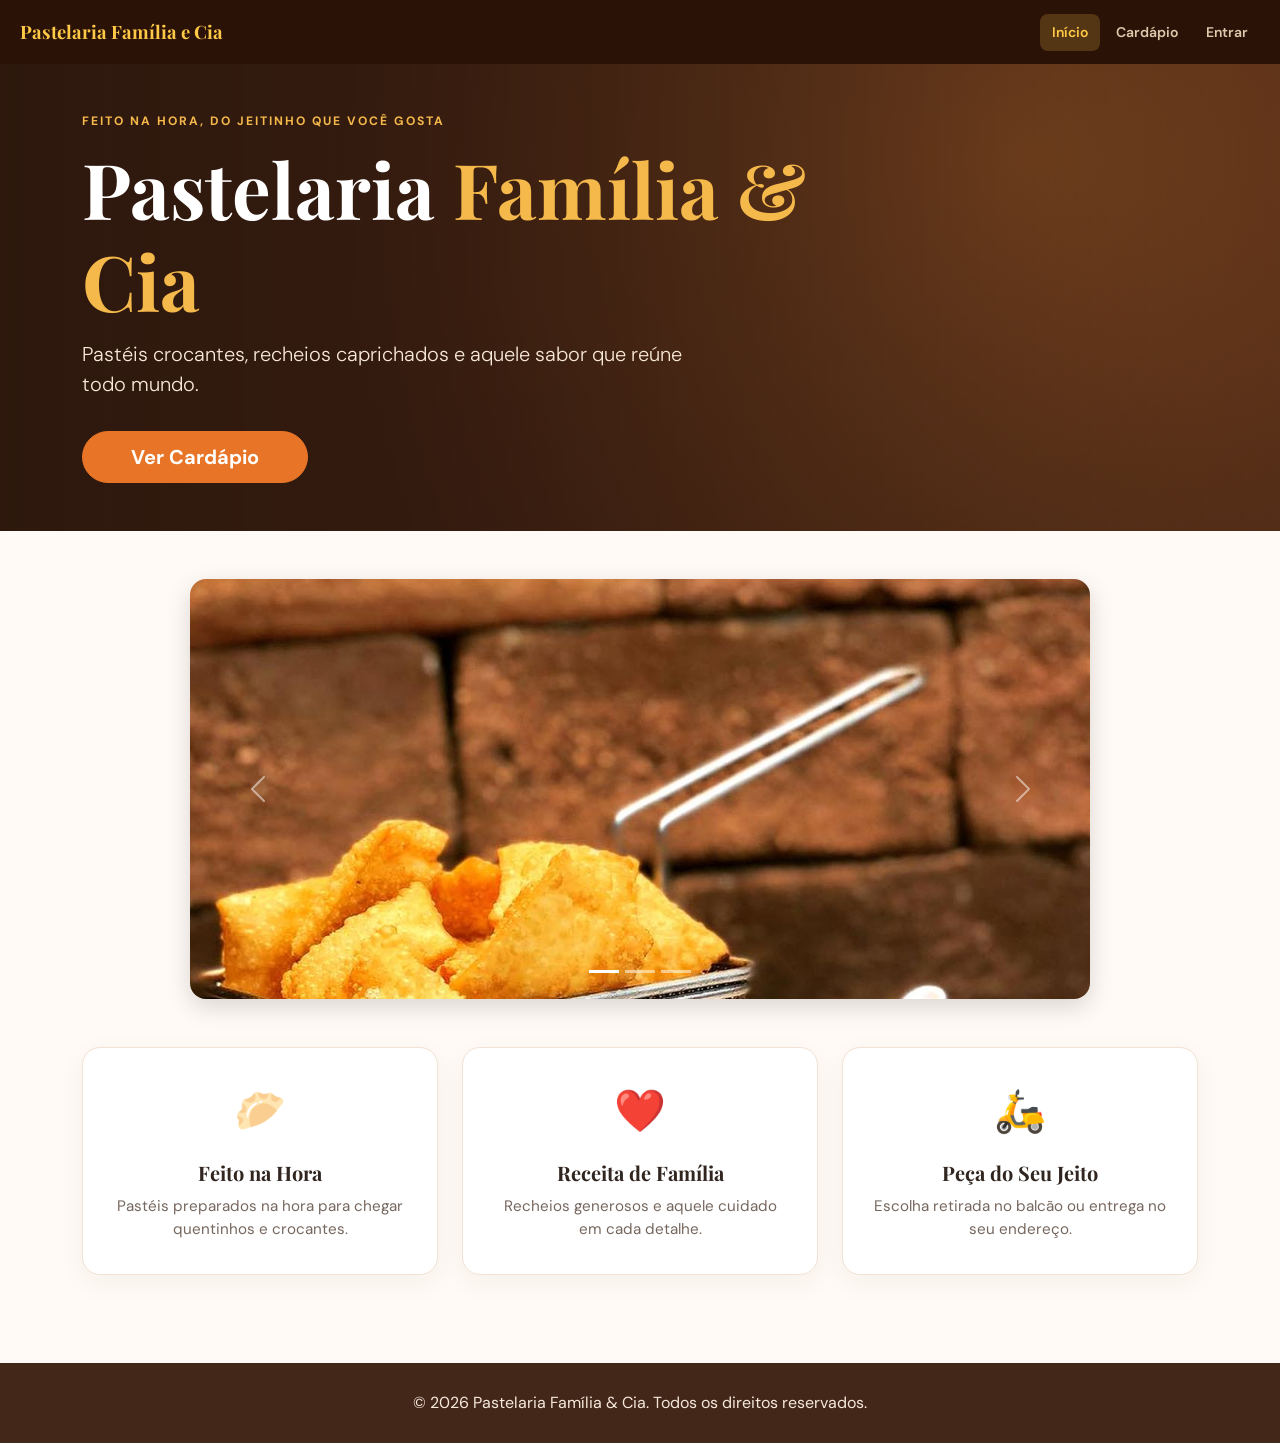
<file: index.html>
<!DOCTYPE html>
<html lang="pt-br">
<head>
  <meta charset="UTF-8">
  <meta name="viewport" content="width=device-width, initial-scale=1.0">
  <title>Pastelaria Família & Cia</title>

  <link rel="preconnect" href="https://fonts.googleapis.com">
  <link rel="preconnect" href="https://fonts.gstatic.com" crossorigin>
  <link href="https://fonts.googleapis.com/css2?family=DM+Sans:opsz,wght@9..40,400;9..40,600&family=Playfair+Display:wght@700;800&display=swap" rel="stylesheet">

  <link href="https://cdn.jsdelivr.net/npm/bootstrap@5.3.8/dist/css/bootstrap.min.css" rel="stylesheet">
  <link rel="stylesheet" href="https://cdn.jsdelivr.net/npm/bootstrap-icons@1.11.3/font/bootstrap-icons.min.css">
  <link rel="stylesheet" href="public/style/index.css">
</head>
<body>

  <!-- Navegação -->
  <nav>
    <a href="index.html" class="nav-brand">Pastelaria Família e Cia</a>

    <!-- Botão hamburguer (só aparece no mobile) -->
    <button class="nav-toggle" id="navToggle" aria-label="Abrir menu">
      <i class="bi bi-list"></i>
    </button>

    <div class="links-nav" id="linksNav">
      <a href="index.html">Início</a>
      <a href="login.html">Login</a>
      <a href="cardapio.html">Cardápio</a>
      <a href="produtos.html">Produtos</a>
      <a href="pedidos.html">Pedidos</a>
      <a href="usuarios.html">Usuários</a>
      <a href="perfil.html">Perfil</a>
      <a href="carrinho.html" class="link-carrinho" title="Meu carrinho">
        <i class="bi bi-cart3"></i>
        <span class="cart-text">Carrinho</span>
        <span class="cart-count-badge">0</span>
      </a>
    </div>
  </nav>

  <!-- Hero -->
  <header class="hero">
    <div class="container py-4 py-md-5">
      <span class="eyebrow">Feito na hora, do jeitinho que você gosta</span>
      <h1>Pastelaria <span>Família & Cia</span></h1>
      <p class="lead">Pastéis crocantes, recheios caprichados e aquele sabor que reúne todo mundo.</p>
      <a href="cardapio.html" class="btn btn-pastel btn-lg mt-3 px-4 px-md-5 rounded-pill">
        Ver Cardápio
      </a>
    </div>
  </header>

  <main class="container py-4 py-md-5">

    <!-- Carrossel -->
    <div id="carrosselPasteis" class="carousel slide carrossel-pasteis mb-4 mb-md-5" data-bs-ride="carousel" data-bs-interval="4000">
      <div class="carousel-indicators">
        <button type="button" data-bs-target="#carrosselPasteis" data-bs-slide-to="0" class="active" aria-label="Foto 1"></button>
        <button type="button" data-bs-target="#carrosselPasteis" data-bs-slide-to="1" aria-label="Foto 2"></button>
        <button type="button" data-bs-target="#carrosselPasteis" data-bs-slide-to="2" aria-label="Foto 3"></button>
      </div>
      <div class="carousel-inner">
        <div class="carousel-item active">
          <img src="public/images/pastel01.jpg" class="d-block w-100" alt="Pastéis crocantes">
        </div>
        <div class="carousel-item">
          <img src="public/images/pastel02.webp" class="d-block w-100" alt="Recheio generoso">
        </div>
        <div class="carousel-item">
          <img src="public/images/pastel03.jpg" class="d-block w-100" alt="Momento com a família">
        </div>
      </div>
      <button class="carousel-control-prev" type="button" data-bs-target="#carrosselPasteis" data-bs-slide="prev">
        <span class="carousel-control-prev-icon" aria-hidden="true"></span>
        <span class="visually-hidden">Anterior</span>
      </button>
      <button class="carousel-control-next" type="button" data-bs-target="#carrosselPasteis" data-bs-slide="next">
        <span class="carousel-control-next-icon" aria-hidden="true"></span>
        <span class="visually-hidden">Próximo</span>
      </button>
    </div>

    <!-- Diferenciais -->
    <div class="row g-3 g-md-4">
      <div class="col-12 col-sm-6 col-md-4">
        <div class="feature-card text-center">
          <div class="feature-icon">🥟</div>
          <h3>Feito na Hora</h3>
          <p>Pastéis preparados na hora para chegar quentinhos e crocantes.</p>
        </div>
      </div>
      <div class="col-12 col-sm-6 col-md-4">
        <div class="feature-card text-center">
          <div class="feature-icon">❤️</div>
          <h3>Receita de Família</h3>
          <p>Recheios generosos e aquele cuidado em cada detalhe.</p>
        </div>
      </div>
      <div class="col-12 col-sm-12 col-md-4">
        <div class="feature-card text-center">
          <div class="feature-icon">🛵</div>
          <h3>Peça do Seu Jeito</h3>
          <p>Escolha retirada no balcão ou entrega no seu endereço.</p>
        </div>
      </div>
    </div>

  </main>

  <!-- Rodapé -->
  <footer>
    <p>&copy; 2026 Pastelaria Família & Cia. Todos os direitos reservados.</p>
  </footer>

  <script src="https://cdn.jsdelivr.net/npm/bootstrap@5.3.8/dist/js/bootstrap.bundle.min.js"></script>
  <script src="public/scripts/sessao.js"></script>
</body>
</html>
</file>
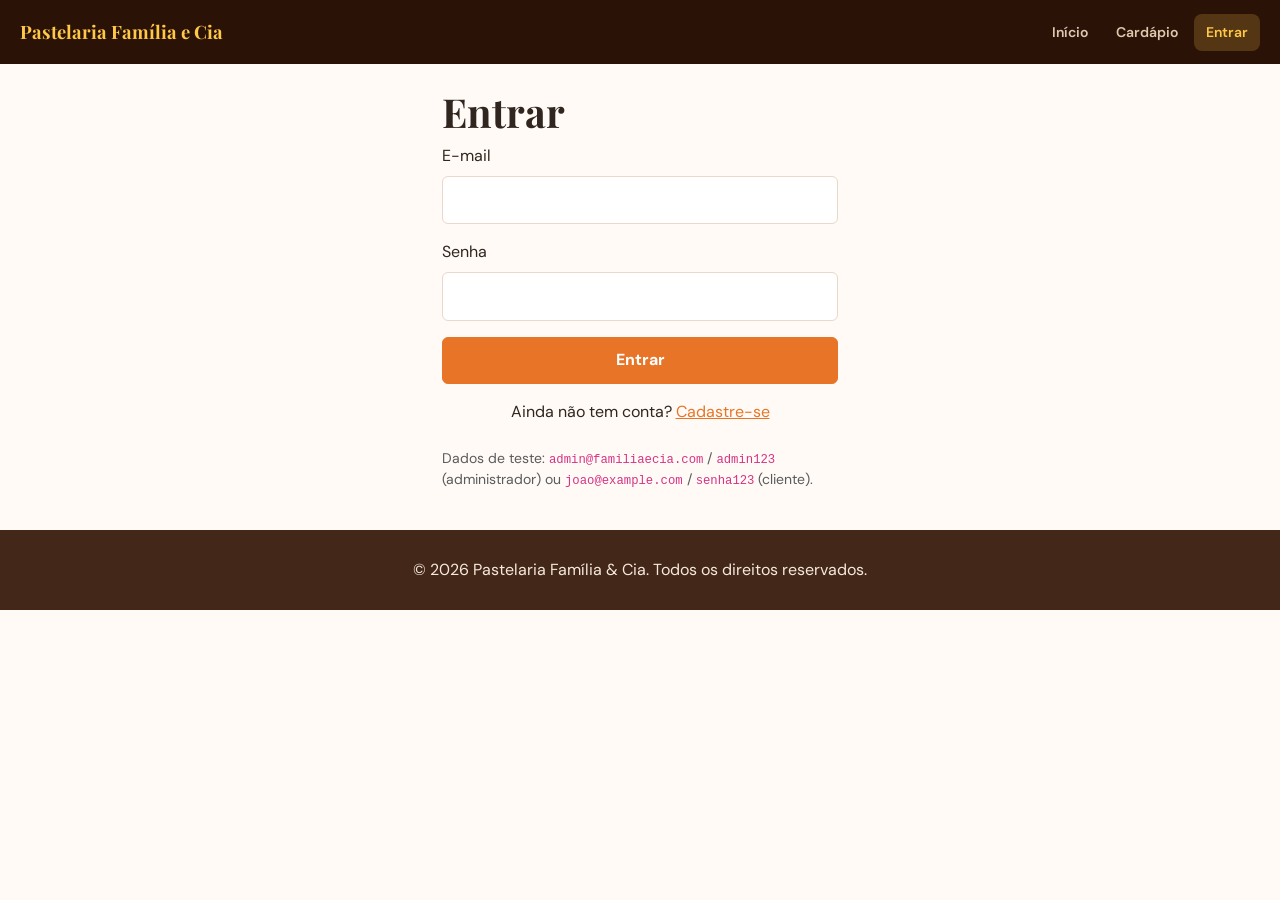
<file: acompanhamento.html>
<!DOCTYPE html>
<html lang="pt-br">
<head>
    <meta charset="UTF-8">
    <meta name="viewport" content="width=device-width, initial-scale=1.0">

    <title>Acompanhar pedido | Família & Cia</title>

   <!-- Bootstrap -->
<link href="https://cdn.jsdelivr.net/npm/bootstrap@5.3.8/dist/css/bootstrap.min.css" rel="stylesheet">

<!-- Ícones -->
<link rel="stylesheet" href="https://cdn.jsdelivr.net/npm/bootstrap-icons@1.11.3/font/bootstrap-icons.min.css">

<!-- CSS principal do site -->
<link rel="stylesheet" href="public/style/index.css">

</head>

<body class="pagina-acompanhamento">

    <!-- NAVBAR -->
    
        <nav>
    <a href="index.html">Pastelaria Família e Cia</a>

    <div class="links-nav">
        <a href="index.html">Início</a>
        <a href="login.html">Login</a>
        <a href="cardapio.html">Cardápio</a>
        <a href="produtos.html">Produtos</a>
        <a href="pedidos.html">Pedidos</a>
        <a href="usuarios.html">Usuários</a>
        <a href="perfil.html">Perfil</a>
        
        <!-- Ícone do Carrinho padronizado (sem li para evitar o ponto) -->
        <a href="carrinho.html" class="link-carrinho" title="Meu carrinho">
            <i class="bi bi-cart3"></i>
            <span class="cart-text">Carrinho</span>
            <span class="cart-count-badge">0</span>
        </a>
    </div>
</nav>
    

    <!-- CONTEÚDO -->
    <main class="container conteudo-acompanhamento">

        <div class="page-heading">
            <span class="eyebrow">Estamos preparando com carinho</span>

            <h1>Acompanhe seu pedido</h1>

            <p>
                Acompanhe cada etapa até seu pedido chegar quentinho
                até você!
            </p>
        </div>

        <!-- Os pedidos serão exibidos aqui pelo JavaScript -->
        <div id="lista-pedidos"></div>

    </main>

    <!-- RODAPÉ -->
    <footer>
        <p>&copy; 2026 Pastelaria Família & Cia. Todos os direitos reservados.</p>
    </footer>

    <!-- Bootstrap JS -->
    <script src="https://cdn.jsdelivr.net/npm/bootstrap@5.3.8/dist/js/bootstrap.bundle.min.js"></script>

    <!-- Scripts do projeto -->
    <script src="public/scripts/sessao.js"></script>
    <script src="public/scripts/api.js"></script>
    <script src="public/scripts/ui.js"></script>

    <!-- Script do acompanhamento -->
    <script src="public/scripts/acompanhamento.js"></script>

</body>
</html>
</file>
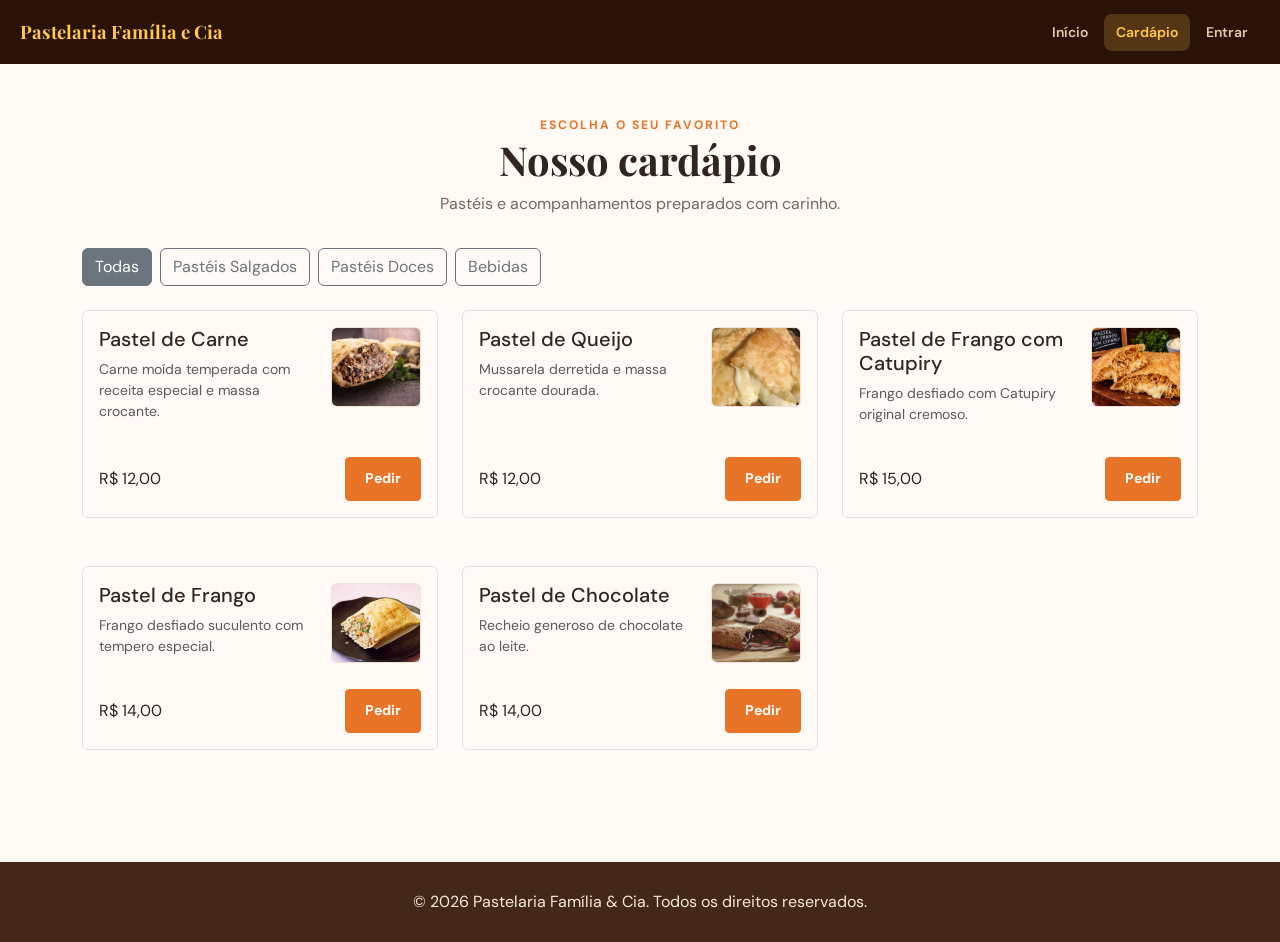
<file: cardapio.html>
<!DOCTYPE html>
<html lang="pt-br">
<head>
  <meta charset="UTF-8">
  <meta name="viewport" content="width=device-width, initial-scale=1.0">
  <title>Cardápio | Família & Cia</title>

  <!-- Bootstrap CSS -->
  <link href="https://cdn.jsdelivr.net/npm/bootstrap@5.3.8/dist/css/bootstrap.min.css" rel="stylesheet">
  <!-- Estilos Customizados -->
  <link rel="stylesheet" href="public/style/index.css">
  <link rel="stylesheet"
href="https://cdn.jsdelivr.net/npm/bootstrap-icons@1.11.3/font/bootstrap-icons.min.css">
</head>
<body>
  <!-- Barra de Navegação -->
  <nav>
    <a href="index.html">Pastelaria Família e Cia</a>

    <div class="links-nav">
        <a href="index.html">Início</a>
        <a href="login.html">Login</a>
        <a href="cardapio.html">Cardápio</a>
        <a href="produtos.html">Produtos</a>
        <a href="pedidos.html">Pedidos</a>
        <a href="usuarios.html">Usuários</a>
        <a href="perfil.html">Perfil</a>
        
        <!-- Ícone do Carrinho padronizado (sem li para evitar o ponto) -->
        <a href="carrinho.html" class="link-carrinho" title="Meu carrinho">
            <i class="bi bi-cart3"></i>
            <span class="cart-text">Carrinho</span>
            <span class="cart-count-badge">0</span>
        </a>
    </div>
</nav>
        

  <!-- Conteúdo Principal -->
  <main class="container py-5">
    <div class="page-heading">
      <span class="eyebrow">Escolha o seu favorito</span>
      <h1>Nosso cardápio</h1>
      <p>Pastéis e acompanhamentos preparados com carinho.</p>
    </div>

    <!-- Container de Alertas -->
    <div id="alert-container"></div>

    <!-- Filtros de Categorias -->
    <div class="d-flex flex-wrap gap-2 mb-4" id="categorias-filtro"></div>

    <!-- Lista de Produtos -->
    <div class="row g-4" id="produtos-list"></div>
  </main>

  <!-- Modal para Fazer Pedido -->
  <!-- Modal para Fazer Pedido -->
  <div class="modal fade" id="pedidoModal" tabindex="-1">
    <div class="modal-dialog">
      <div class="modal-content">
        <div class="modal-header">
          <h5 class="modal-title">Adicionar ao pedido</h5>
          <button type="button" class="btn-close" data-bs-dismiss="modal"></button>
        </div>

        <div class="modal-body">
          <form id="pedidoForm">
            <input type="hidden" id="pedido-id-produto">
            <p class="fw-bold mb-1" id="pedido-produto-nome"></p>
            <p class="text-muted" id="pedido-produto-preco"></p>

            <div class="mb-0">
              <label class="form-label" for="pedido-quantidade">Quantidade</label>
              <input class="form-control" type="number" min="1" value="1" id="pedido-quantidade" required>
            </div>
          </form>
        </div>

        <div class="modal-footer">
          <button type="button" class="btn btn-outline-secondary" data-bs-dismiss="modal">Voltar</button>
          <button type="button" class="btn btn-outline-pastel" id="btnConfirmarPedido">Adicionar ao carrinho</button>
          <button type="button" class="btn btn-pastel" id="btnPedirAgora">Pedir agora</button>
        </div>
      </div>
    </div>
  </div>

  <!-- Rodapé -->
  <footer>
    <p>&copy; 2026 Pastelaria Família & Cia. Todos os direitos reservados.</p>
  </footer>

  <!-- Scripts -->
  <script src="https://cdn.jsdelivr.net/npm/bootstrap@5.3.8/dist/js/bootstrap.bundle.min.js"></script>
  <script src="public/scripts/sessao.js"></script>
  <script src="public/scripts/ui.js"></script>
  <script src="public/scripts/api.js"></script>
  <script src="public/scripts/carrinho.js"></script>
  <script src="public/scripts/cardapio.js"></script>
  
  
</body>
</html>
</file>
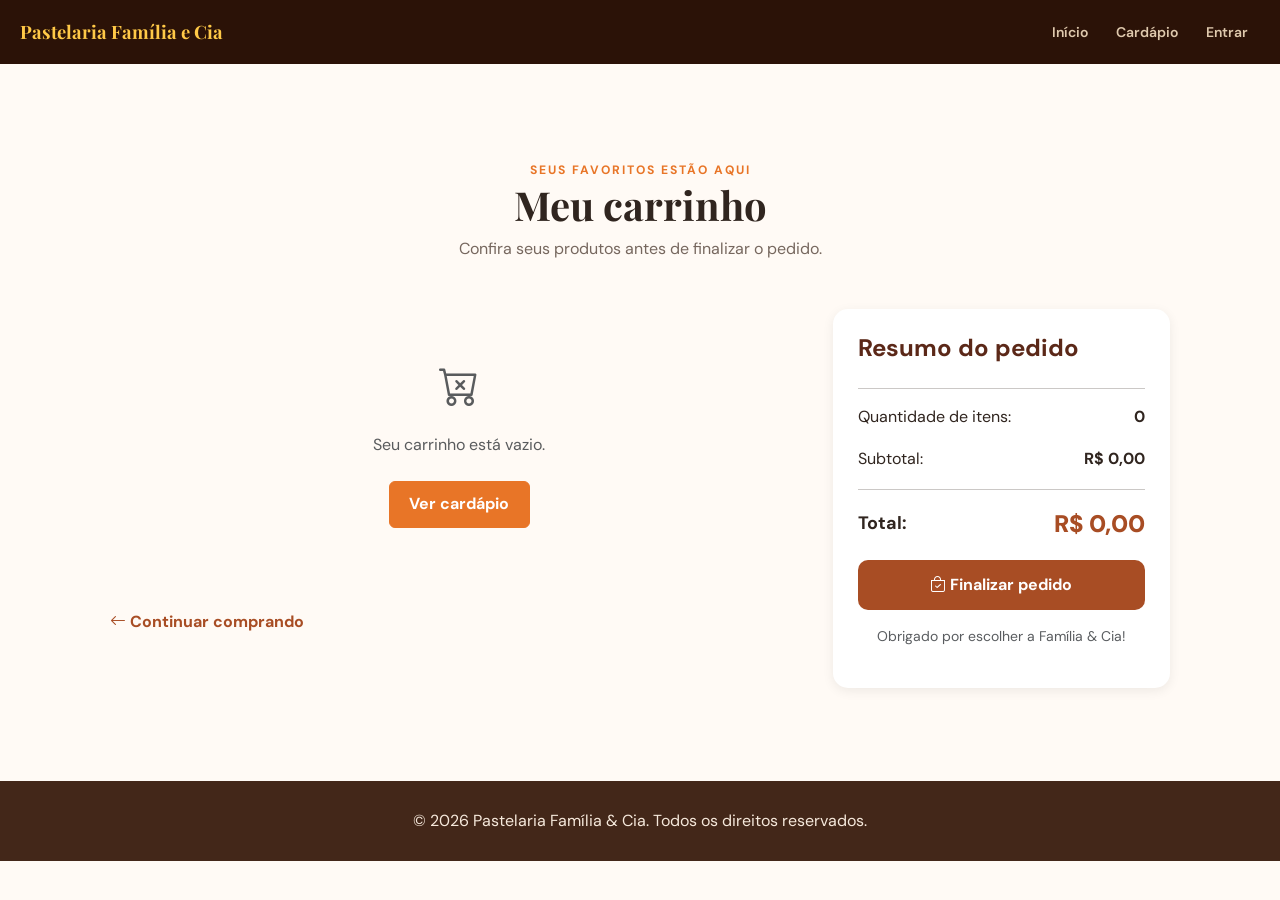
<file: carrinho.html>
<!DOCTYPE html>
<html lang="pt-br">

<head>
    <meta charset="UTF-8">
    <meta name="viewport" content="width=device-width, initial-scale=1.0">

    <title>Meu Carrinho | Família & Cia</title>

    <!-- Bootstrap CSS -->
    <link href="https://cdn.jsdelivr.net/npm/bootstrap@5.3.8/dist/css/bootstrap.min.css" rel="stylesheet">

    <!-- Bootstrap Icons -->
    <link rel="stylesheet"
        href="https://cdn.jsdelivr.net/npm/bootstrap-icons@1.11.3/font/bootstrap-icons.min.css">

    <!-- CSS principal do projeto -->
    <link rel="stylesheet" href="public/style/index.css">

</head>

<body>

    <!-- Barra de Navegação -->
   <nav>
    <a href="index.html">Pastelaria Família e Cia</a>

    <div class="links-nav">
        <a href="index.html">Início</a>
        <a href="login.html">Login</a>
        <a href="cardapio.html">Cardápio</a>
        <a href="produtos.html">Produtos</a>
        <a href="pedidos.html">Pedidos</a>
        <a href="usuarios.html">Usuários</a>
        <a href="perfil.html">Perfil</a>
        
        <!-- Ícone do Carrinho padronizado (sem li para evitar o ponto) -->
        <a href="carrinho.html" class="link-carrinho" title="Meu carrinho">
            <i class="bi bi-cart3"></i>
            <span class="cart-text">Carrinho</span>
            <span class="cart-count-badge">0</span>
        </a>
    </div>
</nav>

    <!-- Conteúdo Principal -->
    <main class="container py-5 carrinho-container">

        <!-- Título -->
        <div class="page-heading mb-5">

            <span class="eyebrow">Seus favoritos estão aqui</span>

            <h1>Meu carrinho</h1>

            <p>Confira seus produtos antes de finalizar o pedido.</p>

        </div>


        <div class="row g-4">

            <!-- Lista de Produtos -->
            <div class="col-lg-8">

                <div class="carrinho-conteudo">

                    <div id="carrinho-lista">

                        <!-- Produtos adicionados ao carrinho pelo JavaScript -->

                    </div>

                </div>

                <!-- Continuar comprando -->
                <div class="mt-4">

                    <a href="cardapio.html" class="btn-voltar">

                        <i class="bi bi-arrow-left"></i>

                        Continuar comprando

                    </a>

                </div>

            </div>


            <!-- Resumo do Pedido -->
            <div class="col-lg-4">

                <div class="resumo-carrinho">

                    <h4>Resumo do pedido</h4>

                    <hr>

                    <div class="resumo-linha">

                        <span>Quantidade de itens:</span>

                        <strong id="carrinho-quantidade">0</strong>

                    </div>


                    <div class="resumo-linha">

                        <span>Subtotal:</span>

                        <strong id="carrinho-subtotal">R$ 0,00</strong>

                    </div>


                    <hr>


                    <div class="resumo-linha resumo-total">

                        <span>Total:</span>

                        <strong id="carrinho-total">R$ 0,00</strong>

                    </div>


                    <!-- Finalizar Pedido -->
                    <button type="button" class="btn-finalizar" id="btn-finalizar">

                        <i class="bi bi-bag-check"></i>

                        Finalizar pedido

                    </button>


                    <p class="text-muted text-center mt-3 small">

                        Obrigado por escolher a Família & Cia!

                    </p>

                </div>

            </div>

        </div>

    </main>


    <!-- Modal de Finalização do Pedido -->
    <div class="modal fade" id="modalFinalizarPedido" tabindex="-1" aria-labelledby="modalFinalizarLabel" aria-hidden="true">
        <div class="modal-dialog modal-dialog-centered">
            <div class="modal-content">
                <div class="modal-header">
                    <h5 class="modal-title" id="modalFinalizarLabel">
                        <i class="bi bi-bag-check me-2"></i>Finalizar Pedido
                    </h5>
                    <button type="button" class="btn-close" data-bs-dismiss="modal"></button>
                </div>
                <div class="modal-body">
                    <div id="modal-alert-container"></div>
                    <form id="formFinalizarPedido" novalidate>

                        <div class="mb-3">
                            <label class="form-label fw-semibold" for="finalizar-telefone">Telefone para contato</label>
                            <input type="tel" class="form-control" id="finalizar-telefone"
                                placeholder="(48) 99999-9999" required>
                            <div class="invalid-feedback">Informe seu telefone.</div>
                        </div>

                        <div class="mb-3">
                            <label class="form-label fw-semibold" for="finalizar-tipo-entrega">Tipo de entrega</label>
                            <select class="form-select" id="finalizar-tipo-entrega" required>
                                <option value="RETIRADA">Retirada no local</option>
                                <option value="DELIVERY">Delivery</option>
                            </select>
                        </div>

                        <div class="mb-3" id="finalizar-endereco-container" hidden>
                            <label class="form-label fw-semibold" for="finalizar-endereco">Endereço de entrega</label>
                            <input type="text" class="form-control" id="finalizar-endereco"
                                placeholder="Rua, número, bairro, cidade">
                            <div class="invalid-feedback">Informe o endereço para entrega.</div>
                        </div>

                        <div class="mb-3">
                            <label class="form-label fw-semibold" for="finalizar-pagamento">Forma de pagamento</label>
                            <select class="form-select" id="finalizar-pagamento" required>
                                <option value="PIX">PIX</option>
                                <option value="Cartão">Cartão</option>
                                <option value="Dinheiro">Dinheiro</option>
                            </select>
                        </div>

                        <!-- Resumo rápido -->
                        <div class="border rounded p-3 bg-light">
                            <div class="d-flex justify-content-between">
                                <span class="text-muted">Itens no carrinho:</span>
                                <strong id="modal-qtd-itens">—</strong>
                            </div>
                            <div class="d-flex justify-content-between mt-1">
                                <span class="text-muted">Total:</span>
                                <strong id="modal-total" class="text-success">R$ —</strong>
                            </div>
                        </div>

                    </form>
                </div>
                <div class="modal-footer">
                    <button type="button" class="btn btn-outline-secondary" data-bs-dismiss="modal">Cancelar</button>
                    <button type="button" class="btn btn-pastel" id="btn-confirmar-pedido">
                        <span id="btn-confirmar-texto"><i class="bi bi-check-lg me-1"></i>Confirmar pedido</span>
                        <span id="btn-confirmar-loading" hidden>
                            <span class="spinner-border spinner-border-sm me-1"></span>Enviando...
                        </span>
                    </button>
                </div>
            </div>
        </div>
    </div>

    <!-- Rodapé -->
    <footer>
        <p>&copy; 2026 Pastelaria Família & Cia. Todos os direitos reservados.</p>
    </footer>

    <!-- Scripts -->
    <script src="https://cdn.jsdelivr.net/npm/bootstrap@5.3.8/dist/js/bootstrap.bundle.min.js"></script>

    <script src="public/scripts/sessao.js"></script>

    <script src="public/scripts/api.js"></script>

    <script src="public/scripts/ui.js"></script>

    <script src="public/scripts/carrinho.js"></script>

</body>

</html>
</file>
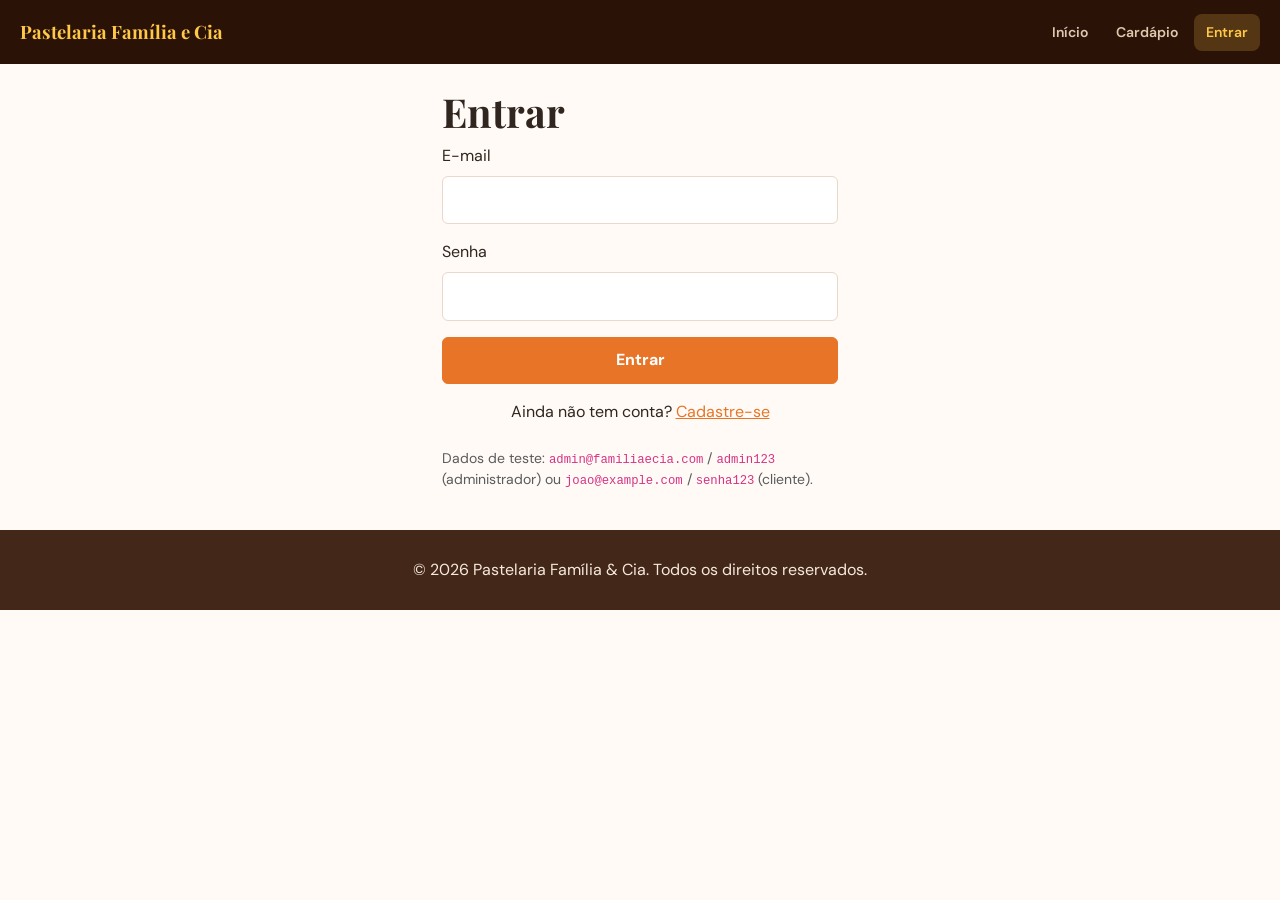
<file: login.html>
<!DOCTYPE html>
<html lang="pt-br">
    <head>
        <meta charset="UTF-8">
        <meta name="viewport" content="width=device-width, initial-scale=1.0">
        <title>Pastelaria Família e Cia</title>
        <link href="https://cdn.jsdelivr.net/npm/bootstrap@5.3.8/dist/css/bootstrap.min.css" rel="stylesheet" integrity="sha384-sRIl4kxILFvY47J16cr9ZwB07vP4J8+LH7qKQnuqkuIAvNWLzeN8tE5YBujZqJLB" crossorigin="anonymous">
        <link rel="stylesheet" href="public/style/index.css">
        <link rel="stylesheet"
href="https://cdn.jsdelivr.net/npm/bootstrap-icons@1.11.3/font/bootstrap-icons.min.css">
    </head>
    <body>
       <nav>
    <a href="index.html">Pastelaria Família e Cia</a>

    <div class="links-nav">
        <a href="index.html">Início</a>
        <a href="login.html">Login</a>
        <a href="cardapio.html">Cardápio</a>
        <a href="produtos.html">Produtos</a>
        <a href="pedidos.html">Pedidos</a>
        <a href="usuarios.html">Usuários</a>
        <a href="perfil.html">Perfil</a>
        
        <!-- Ícone do Carrinho padronizado (sem li para evitar o ponto) -->
        <a href="carrinho.html" class="link-carrinho" title="Meu carrinho">
            <i class="bi bi-cart3"></i>
            <span class="cart-text">Carrinho</span>
            <span class="cart-count-badge">0</span>
        </a>
    </div>
</nav>
        <main class="container mt-4" style="max-width: 420px;">
            <h1>Entrar</h1>

            <div id="alert-container"></div>

            <form id="loginForm">
                <div class="mb-3">
                    <label for="email" class="form-label">E-mail</label>
                    <input type="email" class="form-control" id="email" required>
                </div>
                <div class="mb-3">
                    <label for="senha" class="form-label">Senha</label>
                    <input type="password" class="form-control" id="senha" required>
                </div>
                <button type="submit" class="btn btn-pastel w-100">Entrar</button>
            </form>

            <p class="text-center mt-3">
                Ainda não tem conta? <a href="registro.html">Cadastre-se</a>
            </p>

            <p class="text-muted small mt-4">
                Dados de teste: <code>admin@familiaecia.com</code> / <code>admin123</code> (administrador)
                ou <code>joao@example.com</code> / <code>senha123</code> (cliente).
            </p>
        </main>

        <footer>
            <p>&copy; 2026 Pastelaria Família & Cia. Todos os direitos reservados.</p>
        </footer>

        <script src="https://cdn.jsdelivr.net/npm/bootstrap@5.3.8/dist/js/bootstrap.bundle.min.js" integrity="sha384-FKyoEForCGlyvwx9Hj09JcYn3nv7wiPVlz7YYwJrWVcXK/BmnVDxM+D2scQbITxI" crossorigin="anonymous"></script>
        <script src="public/scripts/sessao.js"></script>
        <script src="public/scripts/api.js"></script>
        <script src="public/scripts/ui.js"></script>
        <script src="public/scripts/login.js"></script>
    </body>
</html>
</file>
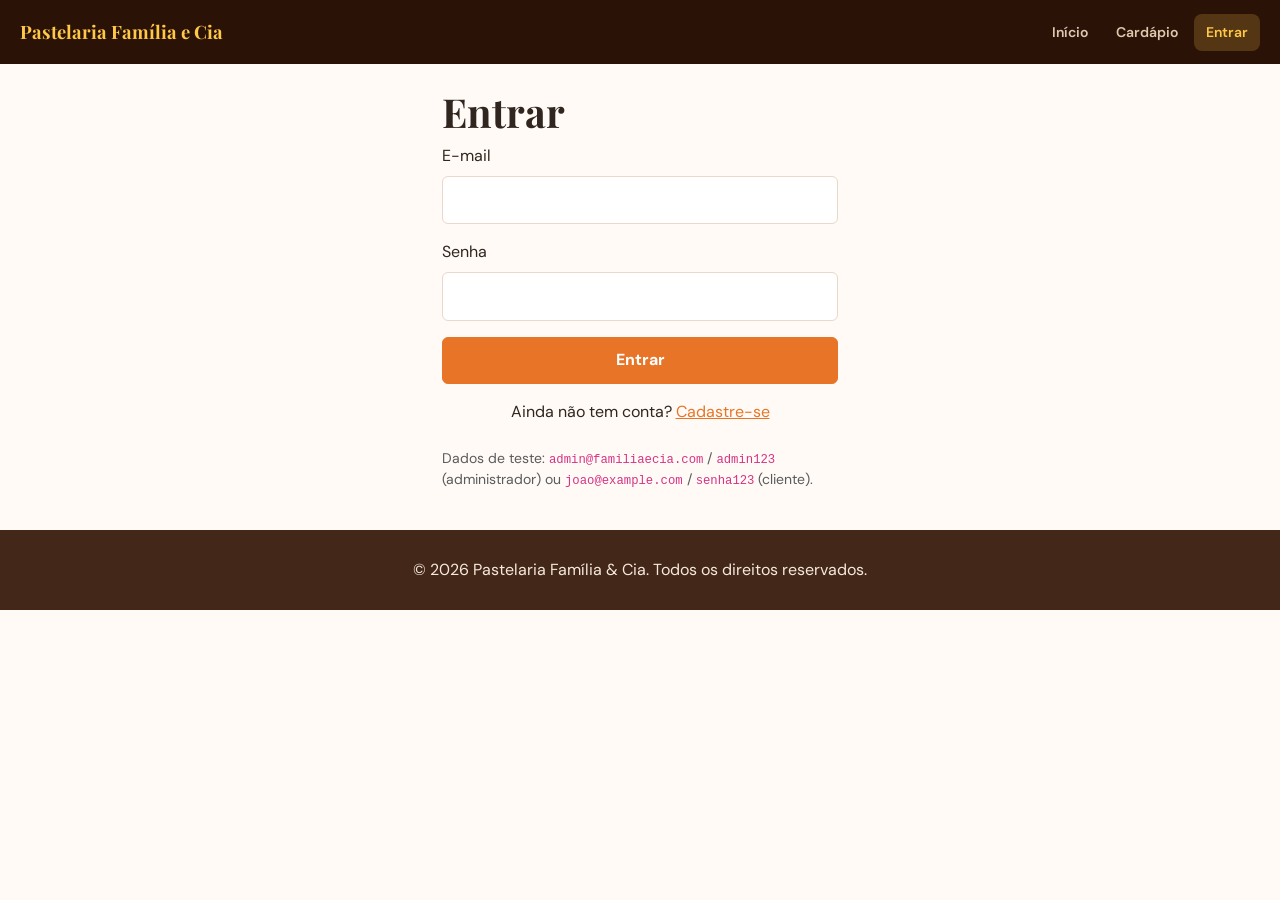
<file: pedidos.html>
<!DOCTYPE html>
<html lang="pt-br">
    <head>
        <meta charset="UTF-8">
        <meta name="viewport" content="width=device-width, initial-scale=1.0">
        <title>Pastelaria Família e Cia</title>
        <link href="https://cdn.jsdelivr.net/npm/bootstrap@5.3.8/dist/css/bootstrap.min.css" rel="stylesheet" integrity="sha384-sRIl4kxILFvY47J16cr9ZwB07vP4J8+LH7qKQnuqkuIAvNWLzeN8tE5YBujZqJLB" crossorigin="anonymous">
        <link rel="stylesheet" href="public/style/index.css">
        <link rel="stylesheet"
href="https://cdn.jsdelivr.net/npm/bootstrap-icons@1.11.3/font/bootstrap-icons.min.css">
    </head>
    <body>
       <nav>
    <a href="index.html">Pastelaria Família e Cia</a>

    <div class="links-nav">
        <a href="index.html">Início</a>
        <a href="login.html">Login</a>
        <a href="cardapio.html">Cardápio</a>
        <a href="produtos.html">Produtos</a>
        <a href="pedidos.html">Pedidos</a>
        <a href="usuarios.html">Usuários</a>
        <a href="perfil.html">Perfil</a>
        
        <!-- Ícone do Carrinho padronizado (sem li para evitar o ponto) -->
        <a href="carrinho.html" class="link-carrinho" title="Meu carrinho">
            <i class="bi bi-cart3"></i>
            <span class="cart-text">Carrinho</span>
            <span class="cart-count-badge">0</span>
        </a>
    </div>
</nav>

        <main class="container mt-4 pagina-admin">
            <h1>Pedidos em aberto</h1>
            <p class="text-muted">Lista apenas pedidos não concluídos nem cancelados, do mais atrasado para o mais recente.</p>

            <div id="alert-container"></div>

            <div class="table-responsive">
                <table class="table table-bordered table-nonna">
                    <thead>
                        <tr>
                            <th>Criado em</th>
                            <th>Usuário</th>
                            <th>Tipo</th>
                            <th>Total</th>
                            <th>Status</th>
                            <th>Ações</th>
                        </tr>
                    </thead>
                    <tbody id="pedidos-tbody">
                        <tr><td colspan="6" class="text-center">Carregando...</td></tr>
                    </tbody>
                </table>
            </div>
        </main>

        <!-- Modal de detalhe do pedido -->
        <div class="modal fade" id="pedidoModal" tabindex="-1" aria-hidden="true">
            <div class="modal-dialog modal-lg">
                <div class="modal-content">
                    <div class="modal-header bg-nonna">
                        <h5 class="modal-title">Detalhe do pedido</h5>
                        <button type="button" class="btn-close btn-close-white" data-bs-dismiss="modal" aria-label="Fechar"></button>
                    </div>
                    <div class="modal-body">
                        <input type="hidden" id="detalhe-id">
                        <p><strong>Usuário:</strong> <span id="detalhe-usuario"></span></p>
                        <p><strong>Entrega:</strong> <span id="detalhe-entrega"></span></p>
                        <p><strong>Telefone:</strong> <span id="detalhe-telefone"></span></p>
                        <p><strong>Forma de pagamento:</strong> <span id="detalhe-pagamento"></span></p>

                        <table class="table table-sm">
                            <thead><tr><th>Produto (id)</th><th>Qtd.</th><th>Unitário</th><th>Subtotal</th></tr></thead>
                            <tbody id="detalhe-itens"></tbody>
                        </table>
                        <p class="text-end"><strong>Total: R$ <span id="detalhe-total"></span></strong></p>

                        <hr>

                        <div class="row g-2">
                            <div class="col-md-4">
                                <label for="detalhe-status" class="form-label">Status</label>
                                <select class="form-select" id="detalhe-status">
                                    <option value="CRIADO">Criado</option>
                                    <option value="EM_PREPARO">Em preparo</option>
                                    <option value="SAIU_PARA_ENTREGA">Saiu para entrega</option>
                                    <option value="CONCLUIDO">Concluído</option>
                                    <option value="CANCELADO">Cancelado</option>
                                </select>
                            </div>
                            <div class="col-md-4">
                                <label for="detalhe-horario-saida" class="form-label">Horário de saída</label>
                                <input type="datetime-local" class="form-control" id="detalhe-horario-saida">
                            </div>
                            <div class="col-md-4">
                                <label for="detalhe-horario-finalizacao" class="form-label">Horário de finalização</label>
                                <input type="datetime-local" class="form-control" id="detalhe-horario-finalizacao">
                            </div>
                        </div>
                    </div>
                    <div class="modal-footer justify-content-between">
                        <button type="button" class="btn btn-outline-danger" id="btnCancelarPedido">Cancelar pedido</button>
                        <button type="button" class="btn btn-nonna" id="btnAtualizarPedido">Salvar status</button>
                    </div>
                </div>
            </div>
        </div>

        <footer>
            <p>&copy; 2026 Pastelaria Família & Cia. Todos os direitos reservados.</p>
        </footer>

        <script src="https://cdn.jsdelivr.net/npm/bootstrap@5.3.8/dist/js/bootstrap.bundle.min.js" integrity="sha384-FKyoEForCGlyvwx9Hj09JcYn3nv7wiPVlz7YYwJrWVcXK/BmnVDxM+D2scQbITxI" crossorigin="anonymous"></script>
        <script src="public/scripts/sessao.js"></script>
        <script src="public/scripts/api.js"></script>
        <script src="public/scripts/ui.js"></script>
        <script src="public/scripts/pedidos.js"></script>
    </body>
</html>
</file>
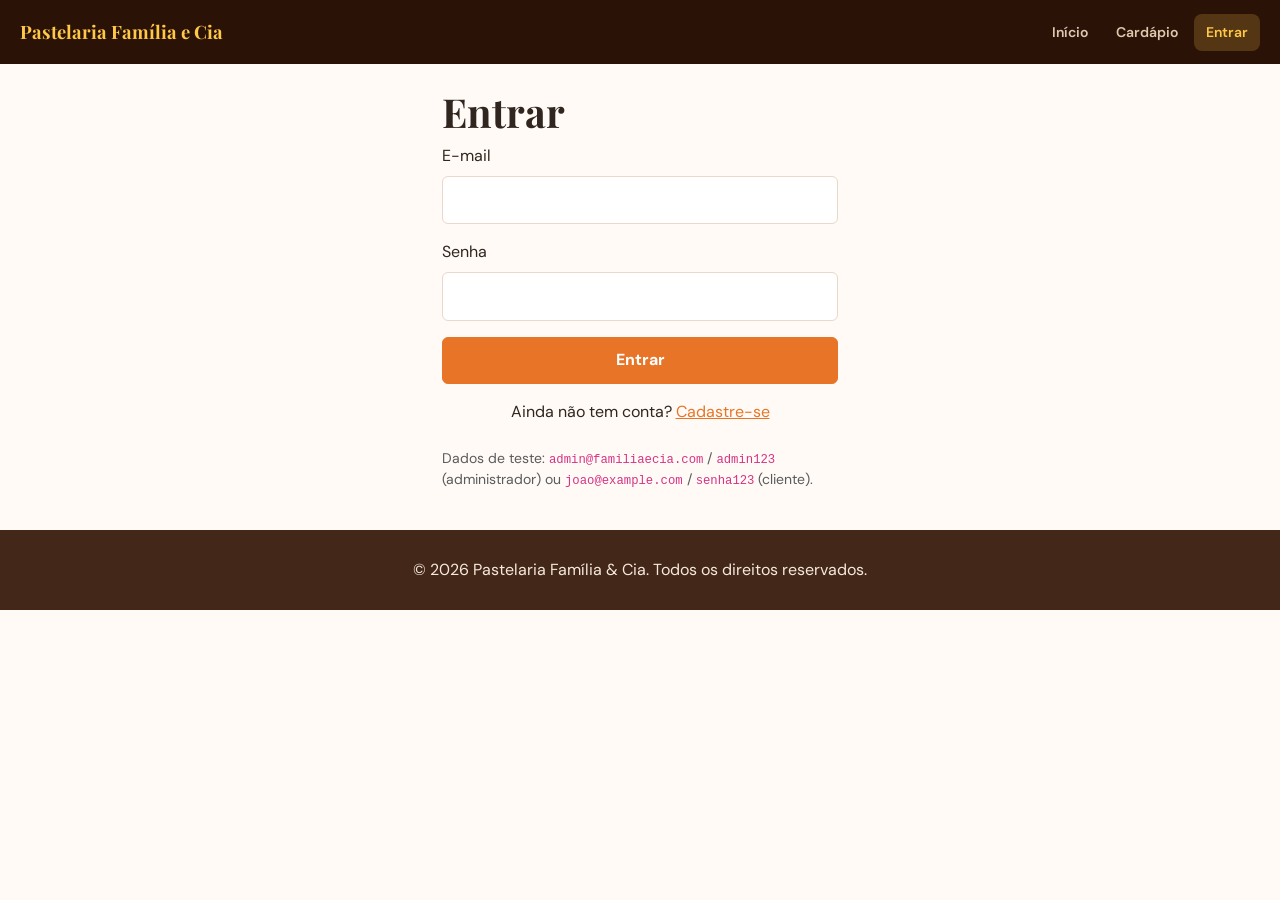
<file: perfil.html>
<!DOCTYPE html>
<html lang="pt-br">
<head>
  <meta charset="UTF-8">
  <meta name="viewport" content="width=device-width, initial-scale=1.0">
  <title>Minha conta | Família & Cia</title>

  <!-- Bootstrap CSS -->
  <link href="https://cdn.jsdelivr.net/npm/bootstrap@5.3.8/dist/css/bootstrap.min.css" rel="stylesheet">
  <!-- Bootstrap Icons -->
  <link rel="stylesheet" href="https://cdn.jsdelivr.net/npm/bootstrap-icons@1.11.3/font/bootstrap-icons.min.css">
  <!-- Estilos Customizados -->
  <link rel="stylesheet" href="public/style/index.css">
</head>
<body>
  <!-- Barra de Navegação -->
  <nav>
    <a href="index.html">Pastelaria Família e Cia</a>

    <div class="links-nav">
        <a href="index.html">Início</a>
        <a href="login.html">Login</a>
        <a href="cardapio.html">Cardápio</a>
        <a href="produtos.html">Produtos</a>
        <a href="pedidos.html">Pedidos</a>
        <a href="usuarios.html">Usuários</a>
        <a href="perfil.html">Perfil</a>
        
        <!-- Ícone do Carrinho padronizado (sem li para evitar o ponto) -->
        <a href="carrinho.html" class="link-carrinho" title="Meu carrinho">
            <i class="bi bi-cart3"></i>
            <span class="cart-text">Carrinho</span>
            <span class="cart-count-badge">0</span>
        </a>
    </div>
</nav>
  <!-- Conteúdo Principal -->
  <main class="container py-5">
    <div class="form-card">
      <h1>Minha conta</h1>

      <!-- Container de Alertas -->
      <div id="alert-container"></div>

      <!-- Formulário de Perfil -->
      <form id="perfilForm">
        <div class="mb-3">
          <label class="form-label" for="perfil-nome">Nome</label>
          <input class="form-control" id="perfil-nome" required>
        </div>

        <div class="mb-3">
          <label class="form-label" for="perfil-email">E-mail</label>
          <input class="form-control" id="perfil-email" type="email" required>
        </div>

        <div class="mb-3">
          <label class="form-label" for="perfil-telefone">Telefone</label>
          <input class="form-control" id="perfil-telefone">
        </div>

        <button type="submit" class="btn btn-pastel w-100">Salvar alterações</button>
      </form>
    </div>
  </main>

  <!-- Rodapé -->
  <footer>
    <p>&copy; 2026 Pastelaria Família & Cia. Todos os direitos reservados.</p>
  </footer>

  <!-- Scripts -->
  <script src="https://cdn.jsdelivr.net/npm/bootstrap@5.3.8/dist/js/bootstrap.bundle.min.js"></script>
  <script src="public/scripts/sessao.js"></script>
  <script src="public/scripts/api.js"></script>
  <script src="public/scripts/ui.js"></script>
  <script src="public/scripts/perfil.js"></script>
</body>
</html>
</file>
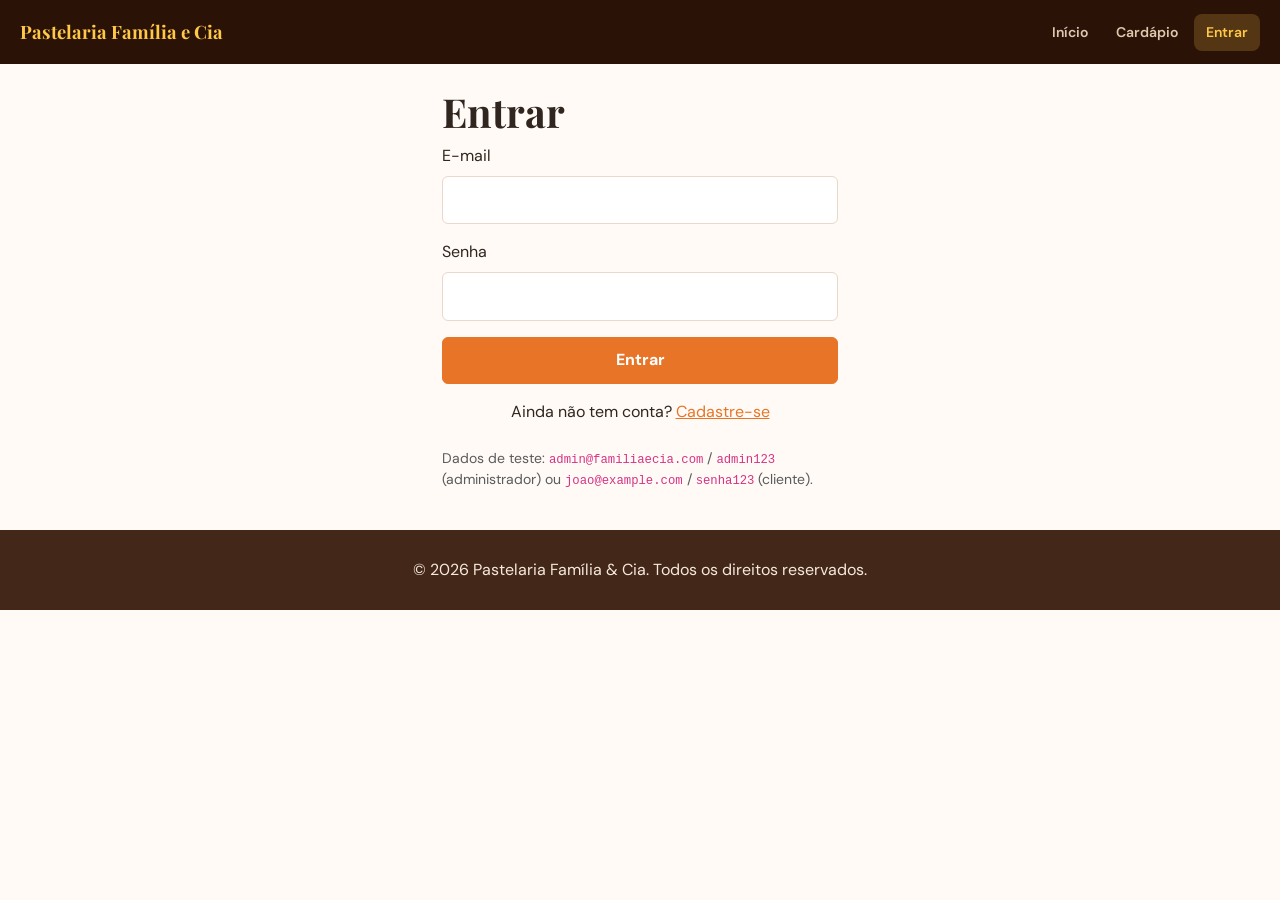
<file: produtos.html>
<!DOCTYPE html>
<html lang="pt-br">
    <head>
        <meta charset="UTF-8">
        <meta name="viewport" content="width=device-width, initial-scale=1.0">
        <title>Pastelaria Família e Cia</title>
        <link href="https://cdn.jsdelivr.net/npm/bootstrap@5.3.8/dist/css/bootstrap.min.css" rel="stylesheet" integrity="sha384-sRIl4kxILFvY47J16cr9ZwB07vP4J8+LH7qKQnuqkuIAvNWLzeN8tE5YBujZqJLB" crossorigin="anonymous">
        <link rel="stylesheet" href="public/style/index.css">
        <link rel="stylesheet"
href="https://cdn.jsdelivr.net/npm/bootstrap-icons@1.11.3/font/bootstrap-icons.min.css">
    </head>
    <body>
       <nav>
    <a href="index.html">Pastelaria Família e Cia</a>

    <div class="links-nav">
        <a href="index.html">Início</a>
        <a href="login.html">Login</a>
        <a href="cardapio.html">Cardápio</a>
        <a href="produtos.html">Produtos</a>
        <a href="pedidos.html">Pedidos</a>
        <a href="usuarios.html">Usuários</a>
        <a href="perfil.html">Perfil</a>
        
        <!-- Ícone do Carrinho padronizado (sem li para evitar o ponto) -->
        <a href="carrinho.html" class="link-carrinho" title="Meu carrinho">
            <i class="bi bi-cart3"></i>
            <span class="cart-text">Carrinho</span>
            <span class="cart-count-badge">0</span>
        </a>
    </div>
</nav>

        <main class="container mt-4 pagina-admin">
            <h1>Administração do cardápio</h1>
            <p class="text-muted">Área de administrador.</p>

            <div id="alert-container"></div>

            <section class="mb-5">
                <h2>Categorias</h2>
                <div class="d-flex flex-wrap gap-2 mb-3" id="categorias-list">
                    <!-- Preenchido via JS -->
                </div>
                <form id="categoriaForm" class="d-flex gap-2">
                    <input type="text" class="form-control" id="categoria-nome" placeholder="Nova categoria" required style="max-width: 300px">
                    <button type="submit" class="btn btn-nonna">Adicionar categoria</button>
                </form>
            </section>

            <section>
                <div class="d-flex justify-content-between align-items-center mb-3">
                    <h2 class="mb-0">Produtos</h2>
                    <button type="button" class="btn btn-nonna" id="btnNovoProduto">Novo produto</button>
                </div>
                <div class="row" id="produtos-grid">
                    <div class="col-12 text-center py-4">
                        <div class="spinner-border" role="status"></div>
                    </div>
                </div>
            </section>
        </main>

        <!-- Modal de produto -->
        <div class="modal fade" id="produtoModal" tabindex="-1" aria-hidden="true">
            <div class="modal-dialog">
                <div class="modal-content">
                    <div class="modal-header bg-nonna">
                        <h5 class="modal-title" id="produtoModalTitulo">Novo produto</h5>
                        <button type="button" class="btn-close btn-close-white" data-bs-dismiss="modal" aria-label="Fechar"></button>
                    </div>
                    <div class="modal-body">
                        <form id="produtoForm">
                            <input type="hidden" id="produto-id">
                            <div class="mb-3">
                                <label for="produto-nome" class="form-label">Nome</label>
                                <input type="text" class="form-control" id="produto-nome" required>
                            </div>
                            <div class="mb-3">
                                <label for="produto-descricao" class="form-label">Descrição</label>
                                <textarea class="form-control" id="produto-descricao" rows="2"></textarea>
                            </div>
                            <div class="mb-3">
                                <label for="produto-preco" class="form-label">Preço (R$)</label>
                                <input type="number" step="0.01" min="0" class="form-control" id="produto-preco" required>
                            </div>
                            <div class="mb-3">
                                <label for="produto-categoria" class="form-label">Categoria</label>
                                <select class="form-select" id="produto-categoria" required>
                                    <option value="">Selecione</option>
                                </select>
                            </div>
                            <div class="mb-3">
                                <label for="produto-imagem" class="form-label">Imagem (URL ou caminho)</label>
                                <input type="text" class="form-control" id="produto-imagem" placeholder="public/images/massa.jpg">
                            </div>
                        </form>
                    </div>
                    <div class="modal-footer">
                        <button type="button" class="btn btn-secondary" data-bs-dismiss="modal">Cancelar</button>
                        <button type="button" class="btn btn-nonna" id="btnSalvarProduto">Salvar</button>
                    </div>
                </div>
            </div>
        </div>

        <!-- Modal de confirmação de exclusão de categoria -->
        <div class="modal fade" id="confirmarExclusaoCategoriaModal" tabindex="-1" aria-hidden="true">
            <div class="modal-dialog modal-sm">
                <div class="modal-content">
                    <div class="modal-header bg-danger text-white">
                        <h5 class="modal-title"><i class="bi bi-exclamation-triangle-fill me-2"></i>Excluir categoria</h5>
                        <button type="button" class="btn-close btn-close-white" data-bs-dismiss="modal" aria-label="Fechar"></button>
                    </div>
                    <div class="modal-body">
                        <p>Deseja excluir a categoria <strong id="confirmar-categoria-nome"></strong>?</p>
                        <p class="text-muted small mb-0"><i class="bi bi-info-circle me-1"></i>Todos os produtos vinculados a ela também serão removidos.</p>
                    </div>
                    <div class="modal-footer">
                        <button type="button" class="btn btn-secondary btn-sm" data-bs-dismiss="modal">Cancelar</button>
                        <button type="button" class="btn btn-danger btn-sm" id="btnConfirmarExcluirCategoria">Excluir</button>
                    </div>
                </div>
            </div>
        </div>

        <!-- Modal de confirmação de exclusão de produto -->
        <div class="modal fade" id="confirmarExclusaoProdutoModal" tabindex="-1" aria-hidden="true">
            <div class="modal-dialog modal-sm">
                <div class="modal-content">
                    <div class="modal-header bg-danger text-white">
                        <h5 class="modal-title"><i class="bi bi-trash3-fill me-2"></i>Excluir produto</h5>
                        <button type="button" class="btn-close btn-close-white" data-bs-dismiss="modal" aria-label="Fechar"></button>
                    </div>
                    <div class="modal-body">
                        <p>Deseja realmente excluir o produto <strong id="confirmar-produto-nome"></strong>?</p>
                        <p class="text-muted small mb-0"><i class="bi bi-info-circle me-1"></i>Essa ação não pode ser desfeita.</p>
                    </div>
                    <div class="modal-footer">
                        <button type="button" class="btn btn-secondary btn-sm" data-bs-dismiss="modal">Cancelar</button>
                        <button type="button" class="btn btn-danger btn-sm" id="btnConfirmarExcluirProduto">Excluir</button>
                    </div>
                </div>
            </div>
        </div>

        <footer>
            <p>&copy; 2026 Pastelaria Família & Cia. Todos os direitos reservados.</p>
        </footer>

        <script src="https://cdn.jsdelivr.net/npm/bootstrap@5.3.8/dist/js/bootstrap.bundle.min.js" integrity="sha384-FKyoEForCGlyvwx9Hj09JcYn3nv7wiPVlz7YYwJrWVcXK/BmnVDxM+D2scQbITxI" crossorigin="anonymous"></script>
        <script src="public/scripts/sessao.js"></script>
        <script src="public/scripts/api.js"></script>
        <script src="public/scripts/ui.js"></script>
        <script src="public/scripts/produtos.js"></script>
    </body>
</html>
</file>
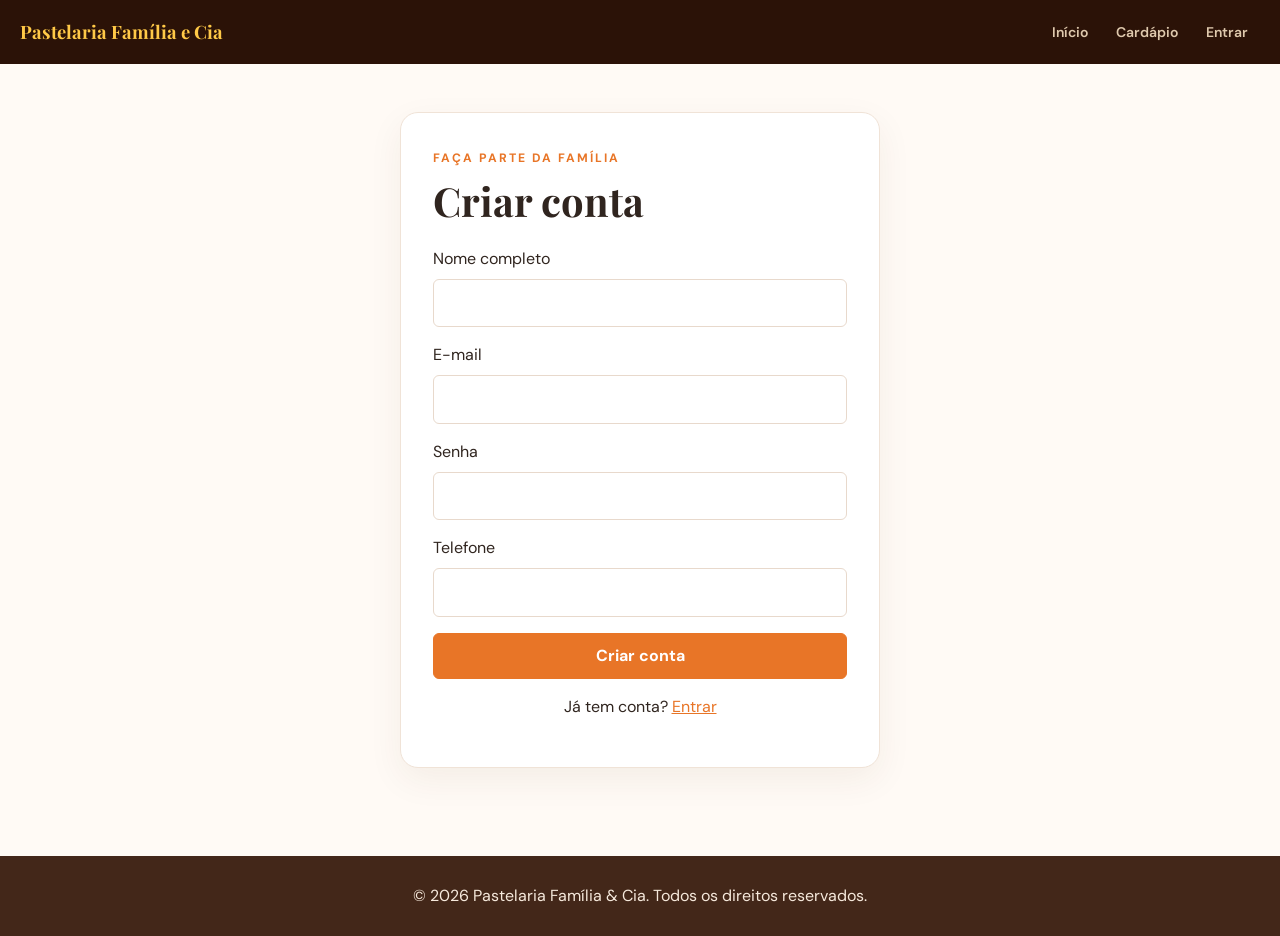
<file: registro.html>
<!DOCTYPE html>
<html lang="pt-br">
<head>
  <meta charset="UTF-8">
  <meta name="viewport" content="width=device-width, initial-scale=1.0">
  <title>Cadastro | Família & Cia</title>

  <!-- Bootstrap CSS -->
  <link href="https://cdn.jsdelivr.net/npm/bootstrap@5.3.8/dist/css/bootstrap.min.css" rel="stylesheet">
  <!-- Estilos Customizados -->
  <link rel="stylesheet" href="public/style/index.css">
</head>
<body>
  <!-- Barra de Navegação -->
  <nav>
    <a href="index.html">Pastelaria Família e Cia</a>

    <div class="links-nav">
        <a href="index.html">Início</a>
        <a href="login.html">Login</a>
        <a href="cardapio.html">Cardápio</a>
        <a href="produtos.html">Produtos</a>
        <a href="pedidos.html">Pedidos</a>
        <a href="usuarios.html">Usuários</a>
        <a href="perfil.html">Perfil</a>
        
        <!-- Ícone do Carrinho padronizado (sem li para evitar o ponto) -->
        <a href="carrinho.html" class="link-carrinho" title="Meu carrinho">
            <i class="bi bi-cart3"></i>
            <span class="cart-text">Carrinho</span>
            <span class="cart-count-badge">0</span>
        </a>
    </div>
</nav>
  <!-- Conteúdo Principal -->
  <main class="container py-5">
    <div class="form-card">
      <span class="eyebrow">Faça parte da família</span>
      <h1>Criar conta</h1>

      <!-- Container de Alertas -->
      <div id="alert-container"></div>

      <!-- Formulário de Cadastro -->
      <form id="registroForm">
        <div class="mb-3">
          <label class="form-label" for="nome">Nome completo</label>
          <input class="form-control" id="nome" required minlength="3">
        </div>

        <div class="mb-3">
          <label class="form-label" for="email">E-mail</label>
          <input class="form-control" type="email" id="email" required>
        </div>

        <div class="mb-3">
          <label class="form-label" for="senha">Senha</label>
          <input class="form-control" type="password" id="senha" required minlength="6">
        </div>

        <div class="mb-3">
          <label class="form-label" for="telefone">Telefone</label>
          <input class="form-control" id="telefone">
        </div>

        <button type="submit" class="btn btn-pastel w-100">Criar conta</button>
      </form>

      <p class="text-center mt-3">
        Já tem conta? <a href="login.html">Entrar</a>
      </p>
    </div>
  </main>

  <!-- Rodapé -->
  <footer>
    <p>&copy; 2026 Pastelaria Família & Cia. Todos os direitos reservados.</p>
  </footer>

  <!-- Scripts -->
  <script src="https://cdn.jsdelivr.net/npm/bootstrap@5.3.8/dist/js/bootstrap.bundle.min.js"></script>
  <script src="public/scripts/sessao.js"></script>
  <script src="public/scripts/api.js"></script>
  <script src="public/scripts/ui.js"></script>
  <script src="public/scripts/auth.js"></script>
</body>
</html>
</file>
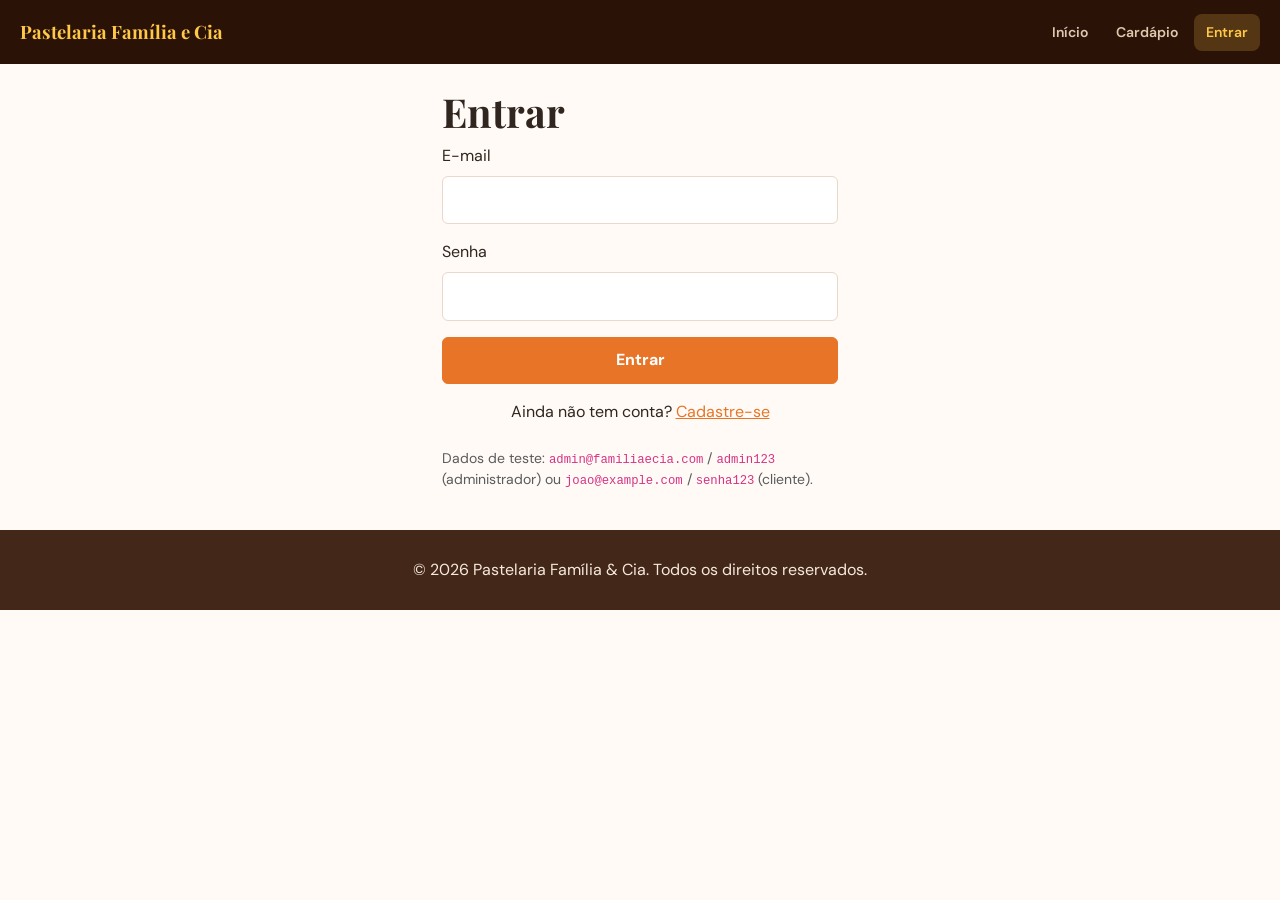
<file: usuarios.html>
<!DOCTYPE html>
<html lang="pt-br">
    <head>
        <meta charset="UTF-8">
        <meta name="viewport" content="width=device-width, initial-scale=1.0">
        <title>Pastelaria Familia e Cia</title>
        <link href="https://cdn.jsdelivr.net/npm/bootstrap@5.3.8/dist/css/bootstrap.min.css" rel="stylesheet" integrity="sha384-sRIl4kxILFvY47J16cr9ZwB07vP4J8+LH7qKQnuqkuIAvNWLzeN8tE5YBujZqJLB" crossorigin="anonymous">
        <link rel="stylesheet" href="public/style/index.css">
    </head>
    <body>
        <nav>
    <a href="index.html">Pastelaria Família e Cia</a>

    <div class="links-nav">
        <a href="index.html">Início</a>
        <a href="login.html">Login</a>
        <a href="cardapio.html">Cardápio</a>
        <a href="produtos.html">Produtos</a>
        <a href="pedidos.html">Pedidos</a>
        <a href="usuarios.html">Usuários</a>
        <a href="perfil.html">Perfil</a>
        
        <!-- Ícone do Carrinho padronizado (sem li para evitar o ponto) -->
        <a href="carrinho.html" class="link-carrinho" title="Meu carrinho">
            <i class="bi bi-cart3"></i>
            <span class="cart-text">Carrinho</span>
            <span class="cart-count-badge">0</span>
        </a>
    </div>
</nav>
        <main class="container mt-4 pagina-admin">
            <div class="d-flex justify-content-between align-items-center">
                <h1>Usuários</h1>
                <button type="button" class="btn btn-nonna" id="btnNovoUsuario">Novo usuário</button>
            </div>
            <p class="text-muted">Clientes e administradores.</p>

            <div id="alert-container"></div>

            <div class="table-responsive">
                <table class="table table-bordered table-nonna">
                    <thead>
                        <tr>
                            <th>Nome</th>
                            <th>E-mail</th>
                            <th>Telefone</th>
                            <th>Tipo</th>
                            <th>Ações</th>
                        </tr>
                    </thead>
                    <tbody id="usuarios-tbody">
                        <tr><td colspan="5" class="text-center">Carregando...</td></tr>
                    </tbody>
                </table>
            </div>
        </main>

        <div class="modal fade" id="usuarioModal" tabindex="-1" aria-hidden="true">
            <div class="modal-dialog">
                <div class="modal-content">
                    <div class="modal-header bg-nonna">
                        <h5 class="modal-title" id="usuarioModalTitulo">Novo usuário</h5>
                        <button type="button" class="btn-close btn-close-white" data-bs-dismiss="modal" aria-label="Fechar"></button>
                    </div>
                    <div class="modal-body">
                        <form id="usuarioForm">
                            <input type="hidden" id="usuario-id">
                            <div class="mb-3">
                                <label for="usuario-nome" class="form-label">Nome</label>
                                <input type="text" class="form-control" id="usuario-nome" required>
                            </div>
                            <div class="mb-3">
                                <label for="usuario-email" class="form-label">E-mail</label>
                                <input type="email" class="form-control" id="usuario-email" required>
                            </div>
                            <div class="mb-3">
                                <label for="usuario-senha" class="form-label">Senha</label>
                                <input type="password" class="form-control" id="usuario-senha" required>
                            </div>
                            <div class="mb-3">
                                <label for="usuario-telefone" class="form-label">Telefone</label>
                                <input type="tel" class="form-control" id="usuario-telefone">
                            </div>
                            <div class="mb-3">
                                <label for="usuario-tipo" class="form-label">Tipo</label>
                                <select class="form-select" id="usuario-tipo" required>
                                    <option value="CLIENTE">Cliente</option>
                                    <option value="ADMINISTRADOR">Administrador</option>
                                </select>
                            </div>
                        </form>
                    </div>
                    <div class="modal-footer">
                        <button type="button" class="btn btn-secondary" data-bs-dismiss="modal">Cancelar</button>
                        <button type="button" class="btn btn-nonna" id="btnSalvarUsuario">Salvar</button>
                    </div>
                </div>
            </div>
        </div>

        <footer>
            <p>&copy; 2026 Pastelaria Família & Cia. Todos os direitos reservados.</p>
        </footer>

        <script src="https://cdn.jsdelivr.net/npm/bootstrap@5.3.8/dist/js/bootstrap.bundle.min.js" integrity="sha384-FKyoEForCGlyvwx9Hj09JcYn3nv7wiPVlz7YYwJrWVcXK/BmnVDxM+D2scQbITxI" crossorigin="anonymous"></script>
        <script src="public/scripts/sessao.js"></script>
        <script src="public/scripts/api.js"></script>
        <script src="public/scripts/ui.js"></script>
        <script src="public/scripts/usuarios.js"></script>
    </body>
</html>
</file>
<file: public/style/index.css>
@import url('https://fonts.googleapis.com/css2?family=DM+Sans:ital,opsz,wght@0,9..40,100..1000;1,9..40,100..1000&family=Playfair+Display:ital,wght@0,400..900;1,400..900&display=swap');

/* =====================================
   NAVBAR — responsiva com hamburguer
===================================== */
nav {
    background-color: #2b1207;
    padding: 0 20px;
    display: flex;
    justify-content: space-between;
    align-items: center;
    min-height: 64px;
    position: sticky;
    top: 0;
    z-index: 1000;
    gap: 12px;
}

/* Nome / marca */
.nav-brand {
    color: #ffc947 !important;
    text-decoration: none;
    font-family: 'Playfair Display', serif;
    font-size: 1.15rem;
    font-weight: 700;
    white-space: nowrap;
    flex-shrink: 0;
}

/* Links do menu */
.links-nav {
    display: flex;
    align-items: center;
    gap: 4px;
    flex-wrap: nowrap;
}

nav .links-nav a {
    color: #dfc9ad;
    text-decoration: none;
    font-size: 14px;
    font-weight: 600;
    padding: 8px 12px;
    border-radius: 8px;
    transition: all 0.25s ease;
    white-space: nowrap;
}

nav .links-nav a:hover {
    background-color: rgba(255, 201, 71, 0.15);
    color: #ffc947;
}

nav .links-nav a.ativo {
    background-color: rgba(255, 201, 71, 0.2);
    color: #ffc947;
}

/* Botão hamburguer — oculto no desktop */
.nav-toggle {
    display: none;
    background: transparent;
    border: none;
    color: #ffc947;
    font-size: 1.7rem;
    cursor: pointer;
    padding: 4px 6px;
    line-height: 1;
    flex-shrink: 0;
}

/* Links */
/* (estilos de nav a herdados pelo .links-nav — ver acima) */

/* Ao passar o mouse e link ativo — via .links-nav */

/* Link da página atual */

:root {
    --brown: #432719;
    --orange: #e87527;
    --cream: #fff8ef;
    --gold: #f5b84b;
    --ink: #30251f
}

* {
    box-sizing: border-box
}

body {
    font-family: 'DM Sans', sans-serif;
    background: #fffdf9;
    color: var(--ink)
}

h1,
h2,
h3,
.brand {
    font-family: 'Playfair Display', serif;
    font-weight: 700
}

a {
    color: var(--orange)
}

.site-nav {
    background: var(--brown);
    padding: 13px 0
}

.site-nav .navbar-brand {
    font-family: 'Playfair Display', serif;
    color: #fff;
    font-size: 1.35rem
}

.site-nav .nav-link {
    color: #f9e9d9 !important;
    font-weight: 600
}

.site-nav .nav-link:hover {
    color: var(--gold) !important
}

.hero {
    background: linear-gradient(90deg, rgba(42, 22, 12, .92), rgba(42, 22, 12, .56)), radial-gradient(circle at 80% 20%, #d77b37, #572c18 65%);
    color: white;
    min-height: 420px;
    display: flex;
    align-items: center
}

.hero h1 {
    font-size: clamp(2.7rem, 6vw, 4.8rem);
    max-width: 760px;
    margin: 12px 0
}

.hero h1 span {
    color: var(--gold)
}

.hero .lead {
    max-width: 610px;
    color: #f8e8d7
}

.eyebrow {
    text-transform: uppercase;
    letter-spacing: 2px;
    font-size: .76rem;
    font-weight: 700;
    color: var(--orange)
}

.btn-pastel, .btn-nonna {
    background: var(--orange);
    border-color: var(--orange);
    color: white;
    font-weight: 700;
    padding: .65rem 1.2rem
}

.btn-pastel:hover, .btn-nonna:hover {
    background: #c95d18;
    border-color: #c95d18;
    color: white
}

.btn-outline-light {
    font-weight: 600
}

.intro {
    max-width: 700px
}

.feature-card {
    height: 100%;
    padding: 32px 28px;
    border: 1px solid #f1e2d4;
    border-radius: 18px;
    background: white;
    box-shadow: 0 8px 28px #5a30100c;
    transition: transform 0.25s ease, box-shadow 0.25s ease;
}

.feature-card:hover {
    transform: translateY(-5px);
    box-shadow: 0 16px 36px #5a301018;
}

.feature-card h3 {
    font-size: 1.25rem;
    margin-bottom: 10px;
}

.feature-card p {
    color: #76675e;
    margin: 0;
    font-size: 0.95rem;
    line-height: 1.55;
}

.feature-icon {
    font-size: 2.6rem;
    margin-bottom: 18px;
    display: block;
}

.cta {
    background: var(--cream);
    border-radius: 22px;
    padding: 42px 20px
}

.page-heading {
    text-align: center;
    margin-bottom: 32px
}

.page-heading p {
    color: #76675e
}

.form-card {
    max-width: 480px;
    margin: auto;
    padding: 32px;
    background: white;
    border: 1px solid #f0e3d7;
    border-radius: 18px;
    box-shadow: 0 12px 35px #492b1510
}

.form-card.wide {
    max-width: 850px
}

.form-card h1 {
    margin: 8px 0 22px
}

.form-control,
.form-select {
    border-color: #e8d9cc;
    padding: .7rem .85rem
}

.form-control:focus,
.form-select:focus {
    border-color: var(--orange);
    box-shadow: 0 0 0 .2rem #e8752720
}

.product-card {
    height: 100%;
    border: 1px solid #f0e2d5;
    border-radius: 18px;
    overflow: hidden;
    box-shadow: 0 8px 25px #492b150b;
    transition: .2s
}

.product-card:hover {
    transform: translateY(-4px);
    box-shadow: 0 14px 30px #492b1518
}

.product-art {
    height: 175px;
    background: linear-gradient(135deg, #fff0d9, #f7d5a8);
    display: grid;
    place-items: center;
    font-size: 5rem
}

.product-card .card-body {
    padding: 20px
}

.price {
    font-size: 1.25rem;
    color: #b84e14;
    font-weight: 800
}

.filter-btn {
    border: 1px solid #e7d5c6;
    background: white;
    border-radius: 30px;
    padding: 8px 17px;
    font-weight: 600
}

.filter-btn.active,
.filter-btn:hover {
    background: var(--brown);
    color: white;
    border-color: var(--brown)
}

footer {
    margin-top: 40px;
    background: var(--brown);
    color: #f6e9dc;
    padding: 28px 0;
    text-align: center
}

footer p {
    margin: 0
}

.table thead th {
    background: #fff0df;
    color: var(--brown)
}

.status {
    border-radius: 30px;
    padding: 5px 10px;
    background: #fff0d9;
    color: #9a4b14;
    font-size: .8rem;
    font-weight: 700
}

/* Botão outline pastel */
.btn-outline-pastel {
    color: var(--orange);
    border: 1px solid var(--orange);
    background-color: transparent;
    font-weight: 600;
    transition: all 0.2s ease;
}

.btn-outline-pastel:hover {
    background-color: var(--orange);
    border-color: var(--orange);
    color: #fff;
}

/* Badge do carrinho */
.cart-count-badge {
    font-size: 0.72rem;
    padding: 2px 7px;
    border-radius: 12px;
    background-color: var(--gold);
    color: var(--brown);
    font-weight: 700;
    vertical-align: middle;
    margin-left: 5px;
}

/* Imagem dos cards do cardápio */
.cardapio-img {
    width: 90px;
    height: 80px;
    object-fit: cover;
    border-radius: 10px;
    border: 1px solid #f0e2d5;
    flex-shrink: 0;
    display: block;
}

/* Estado ativo dos pills de filtro de categoria em produtos.html */
.categoria-filtro-pill {
    transition: opacity 0.2s, box-shadow 0.2s;
    user-select: none;
}

.categoria-filtro-pill.active {
    box-shadow: 0 0 0 3px rgba(232, 117, 39, 0.45);
    opacity: 1;
}

.categoria-filtro-pill:not(.active) {
    opacity: 0.65;
}

/* Estilos do Carrinho */
.cart-card {
    background: #fff;
    border: 1px solid #f0e2d5;
    border-radius: 18px;
    padding: 24px;
    box-shadow: 0 6px 20px rgba(73, 43, 21, 0.05);
}

.cart-item {
    display: flex;
    align-items: center;
    gap: 16px;
    padding: 16px 0;
    border-bottom: 1px solid #f6ece3;
}

.cart-item:last-child {
    border-bottom: none;
}

.cart-item-img {
    width: 74px;
    height: 74px;
    object-fit: cover;
    border-radius: 12px;
    border: 1px solid #eee;
    background-color: #faf5ef;
    display: flex;
    align-items: center;
    justify-content: center;
    font-size: 1.8rem;
    flex-shrink: 0;
}

.qty-control {
    display: inline-flex;
    align-items: center;
    border: 1px solid #dfd1c3;
    border-radius: 8px;
    background: #fff;
    overflow: hidden;
}

.qty-btn {
    border: none;
    background: #fbf6f0;
    color: var(--brown);
    width: 32px;
    height: 32px;
    font-weight: bold;
    display: flex;
    align-items: center;
    justify-content: center;
    cursor: pointer;
    transition: background 0.2s;
}

.qty-btn:hover {
    background: #eaddce;
}

.qty-input {
    width: 44px;
    height: 32px;
    border: none;
    text-align: center;
    font-weight: 600;
    font-size: 0.95rem;
    background: transparent;
    -moz-appearance: textfield;
}

.qty-input::-webkit-outer-spin-button,
.qty-input::-webkit-inner-spin-button {
    -webkit-appearance: none;
    margin: 0;
}

/* Stepper de Acompanhamento */
.stepper-tracker {
    position: relative;
    padding: 20px 10px;
    margin: 20px 0 35px;
}

.stepper-progress-bar {
    position: absolute;
    top: 43px;
    left: 16%;
    right: 16%;
    height: 4px;
    background: #e9dec9;
    z-index: 1;
}

.stepper-progress-line {
    height: 100%;
    width: 0%;
    background: var(--orange);
    transition: width 0.4s ease;
}

.stepper-steps {
    display: flex;
    justify-content: space-between;
    position: relative;
    z-index: 2;
}

.stepper-step {
    display: flex;
    flex-direction: column;
    align-items: center;
    text-align: center;
    width: 140px;
}

.stepper-icon {
    width: 48px;
    height: 48px;
    border-radius: 50%;
    background: #fff;
    border: 3px solid #dfd3c5;
    display: flex;
    align-items: center;
    justify-content: center;
    font-weight: 700;
    font-size: 1.1rem;
    color: #9c8a7e;
    margin-bottom: 8px;
    transition: all 0.3s ease;
}

.stepper-label {
    font-size: 0.88rem;
    font-weight: 600;
    color: #8c7b70;
}

.stepper-step.active .stepper-icon {
    background: var(--orange);
    border-color: var(--orange);
    color: #fff;
    box-shadow: 0 0 0 5px rgba(232, 117, 39, 0.2);
    transform: scale(1.08);
}

.stepper-step.active .stepper-label {
    color: var(--brown);
    font-weight: 700;
}

.stepper-step.completed .stepper-icon {
    background: #28a745;
    border-color: #28a745;
    color: #fff;
}

.stepper-step.completed .stepper-label {
    color: #28a745;
    font-weight: 600;
}

/* Badges de Status do Pedido */
.badge-status {
    padding: 6px 14px;
    border-radius: 20px;
    font-size: 0.85rem;
    font-weight: 700;
    display: inline-flex;
    align-items: center;
    gap: 6px;
}

.badge-aguardando {
    background: #fff3cd;
    color: #856404;
    border: 1px solid #ffeeba;
}

.badge-andamento {
    background: #d1ecf1;
    color: #0c5460;
    border: 1px solid #bee5eb;
}

.badge-finalizado {
    background: #d4edda;
    color: #155724;
    border: 1px solid #c3e6cb;
}

.badge-cancelado {
    background: #f8d7da;
    color: #721c24;
    border: 1px solid #f5c6cb;
}

/* PIX Box */
.pix-box {
    background: #fffdf9;
    border: 2px dashed #f0cb9e;
    border-radius: 16px;
    padding: 20px;
    text-align: center;
}

.pix-key-input {
    font-family: monospace;
    background: #fff;
    font-size: 0.85rem;
    text-align: center;
}

@media(max-width: 768px) {
    .cart-item {
        flex-direction: column;
        align-items: flex-start;
    }
    .stepper-step {
        width: 100px;
    }
    .stepper-label {
        font-size: 0.75rem;
    }
    .stepper-progress-bar {
        left: 10%;
        right: 10%;
    }
}

@media(max-width:575px) {
    .hero {
        min-height: 390px
    }

    .form-card {
        padding: 23px
    }

    .site-nav .navbar-brand {
        font-size: 1.1rem
    }
}


body {
    background-color: #fffaf5;
}

/* Navbar */

.navbar-carrinho {
    background-color: #5b2818;
}

.navbar-carrinho .navbar-brand {
    color: #fff;
}

.navbar-carrinho .nav-link {
    color: #fff;
}

.navbar-carrinho .nav-link:hover,
.navbar-carrinho .nav-link.active {
    color: #ffc107;
}

/* Conteúdo principal */

.carrinho-container {
    max-width: 1100px;
    margin: 45px auto;
    padding: 20px;
}

.titulo-carrinho {
    color: #5b2818;
    font-weight: bold;
    margin-bottom: 30px;
}

/* Card dos produtos */

.carrinho-card {
    background: #fff;
    border-radius: 15px;
    padding: 20px;
    margin-bottom: 18px;
    box-shadow: 0 3px 12px rgba(0, 0, 0, 0.07);
}

.produto-imagem {
    width: 110px;
    height: 100px;
    object-fit: cover;
    border-radius: 12px;
    background: #f1e6dc;
}

.produto-nome {
    color: #542719;
    font-weight: bold;
    font-size: 18px;
}

.produto-descricao {
    color: #777;
    font-size: 14px;
}

.produto-preco {
    color: #a84d24;
    font-weight: bold;
}

/* Quantidade */

.quantidade-input {
    width: 75px;
    text-align: center;
}

/* Remover produto */

.btn-remover {
    border: none;
    background: transparent;
    color: #dc3545;
    font-size: 14px;
    cursor: pointer;
}

.btn-remover:hover {
    text-decoration: underline;
}

/* Resumo */

.resumo-carrinho {
    background: #fff;
    padding: 25px;
    border-radius: 15px;
    box-shadow: 0 3px 12px rgba(0, 0, 0, 0.07);
}

.resumo-carrinho h4 {
    color: #5b2818;
    font-weight: bold;
    margin-bottom: 25px;
}

.resumo-linha {
    display: flex;
    justify-content: space-between;
    align-items: center;
    margin-bottom: 18px;
    gap: 10px;
}

.resumo-total {
    font-size: 18px;
    font-weight: bold;
}

.resumo-total strong {
    color: #a84d24;
    font-size: 24px;
}

/* Botão finalizar */

.btn-finalizar {
    background-color: #a84d24;
    color: white;
    border: none;
    padding: 13px;
    border-radius: 10px;
    width: 100%;
    font-weight: bold;
    transition: 0.3s;
}

.btn-finalizar:hover {
    background-color: #843919;
}

/* Voltar ao cardápio */

.btn-voltar {
    display: inline-block;
    margin-top: 10px;
    color: #a84d24;
    text-decoration: none;
    font-weight: bold;
}

.btn-voltar:hover {
    text-decoration: underline;
}

/* Carrinho vazio */

.carrinho-vazio {
    text-align: center;
    padding: 60px 20px;
    background: white;
    border-radius: 15px;
}

.carrinho-vazio h3 {
    color: #5b2818;
    margin-bottom: 15px;
}

.carrinho-vazio p {
    color: #777;
}

/* Rodapé */

.rodape-carrinho {
    background-color: #5b2818;
    color: #fff;
    text-align: center;
    padding: 22px 15px;
    margin-top: 50px;
}

.rodape-carrinho p {
    margin: 0;
}

/* Responsividade */

@media (max-width: 768px) {

    .carrinho-container {
        margin: 25px auto;
        padding: 15px;
    }

    .produto-imagem {
        width: 85px;
        height: 85px;
    }

    .carrinho-card {
        padding: 15px;
    }

    .produto-nome {
        font-size: 16px;
    }

    .quantidade-input {
        width: 65px;
    }

    .resumo-carrinho {
        margin-top: 20px;
    }
}

/* Ícone do carrinho na Navbar */

.link-carrinho .cart-text {
    display: none;
}

.link-carrinho {
    position: relative;
    display: inline-flex;
    align-items: center;
    justify-content: center;
    font-size: 23px;
    color: #fff !important;
    padding: 8px 12px !important;
    transition: 0.3s;
}

.link-carrinho:hover {
    color: #ffc107 !important;
    transform: scale(1.08);
}

.cart-count-badge {
    position: absolute;
    top: -2px;
    right: 0;
    background-color: #ffc107;
    color: #5b2818;
    font-size: 11px;
    font-weight: bold;
    min-width: 17px;
    height: 17px;
    border-radius: 50%;
    display: none;
    align-items: center;
    justify-content: center;
    padding: 2px 4px;
}


/* =====================================
   ACOMPANHAMENTO DE PEDIDO
   Variáveis mapeadas para o padrão do site
===================================== */

/* CONTEÚDO */
.conteudo-acompanhamento {
    min-height: 75vh;
    padding-top: 45px;
    padding-bottom: 60px;
}

/* TÍTULO */
.pagina-acompanhamento .page-heading {
    text-align: center;
    margin-bottom: 35px;
}

.pagina-acompanhamento .eyebrow {
    color: var(--orange);
    font-size: 0.76rem;
    font-weight: 700;
    letter-spacing: 2px;
    text-transform: uppercase;
    margin-bottom: 10px;
}

.pagina-acompanhamento .page-heading h1 {
    color: var(--brown);
    font-family: 'Playfair Display', serif;
    font-size: 2.4rem;
    font-weight: 700;
    margin-bottom: 10px;
}

.pagina-acompanhamento .page-heading p {
    color: #76675e;
    font-size: 15px;
}

/* CARD DO PEDIDO */
.pedido-card {
    background: white;
    border: 1px solid #f0e2d5;
    border-radius: 18px;
    padding: 25px;
    margin: 0 auto 25px;
    max-width: 950px;
    box-shadow: 0 8px 25px #492b150b;
}

/* CABEÇALHO DO PEDIDO */
.pedido-topo {
    display: flex;
    justify-content: space-between;
    align-items: center;
    flex-wrap: wrap;
    gap: 15px;
    border-bottom: 1px solid #f1e2d4;
    padding-bottom: 18px;
}

.pedido-topo h4 {
    color: var(--brown);
    font-family: 'Playfair Display', serif;
    font-size: 1.3rem;
    font-weight: 700;
    margin-bottom: 5px;
}

.pedido-topo p {
    color: #76675e;
    font-size: 13px;
}

.status-atual {
    display: inline-block;
    background: #fff0d9;
    color: #9a4b14;
    padding: 6px 14px;
    border-radius: 20px;
    font-size: 0.8rem;
    font-weight: 700;
}

/* ETAPAS */
.titulo-etapas {
    color: var(--brown);
    font-family: 'Playfair Display', serif;
    font-size: 1.15rem;
    font-weight: 700;
    margin-top: 25px;
    margin-bottom: 25px;
}

.etapas {
    display: flex;
    justify-content: space-between;
    position: relative;
    gap: 10px;
    margin: 30px 5px;
}

.etapas::before {
    content: "";
    position: absolute;
    height: 3px;
    background: #f1e2d4;
    top: 22px;
    left: 10%;
    right: 10%;
    z-index: 0;
}

.etapa {
    flex: 1;
    text-align: center;
    position: relative;
    z-index: 1;
}

.etapa .icone {
    width: 46px;
    height: 46px;
    display: flex;
    justify-content: center;
    align-items: center;
    margin: 0 auto 10px;
    border-radius: 50%;
    background: #fff0d9;
    color: #9a4b14;
    font-size: 19px;
    border: 2px solid #f1e2d4;
}

.etapa.concluida .icone {
    background: var(--orange);
    border-color: var(--orange);
    color: #fff;
}

.etapa p {
    color: #76675e;
    font-size: 12px;
    margin: 0;
}

.etapa.concluida p {
    color: var(--brown);
    font-weight: 700;
}

/* PRODUTOS */
.produtos-pedido {
    margin-top: 30px;
}

.produtos-pedido h5 {
    color: var(--brown);
    font-family: 'Playfair Display', serif;
    font-size: 1.1rem;
    font-weight: 700;
    margin-bottom: 15px;
}

.produto-item {
    display: flex;
    justify-content: space-between;
    gap: 15px;
    padding: 12px 0;
    border-bottom: 1px solid #f1e2d4;
    color: #76675e;
    font-size: 14px;
}

/* INFORMAÇÕES */
.informacoes-pedido {
    display: grid;
    grid-template-columns: 1fr 1fr;
    gap: 15px;
    margin-top: 25px;
}

.info-box {
    background: var(--cream);
    border: 1px solid #f0e3d7;
    border-radius: 12px;
    padding: 15px;
}

.info-box i {
    color: var(--orange);
    font-size: 20px;
    margin-right: 7px;
}

.info-box strong {
    color: var(--brown);
    font-size: 13px;
}

.info-box p {
    color: #76675e;
    font-size: 13px;
    margin: 8px 0 0;
}

/* TOTAL */
.total-pedido {
    text-align: right;
    border-top: 1px solid #f1e2d4;
    padding-top: 18px;
    margin-top: 20px;
    color: var(--brown);
    font-size: 1.3rem;
    font-weight: 800;
}

/* PEDIDO VAZIO */
.sem-pedidos {
    background: white;
    border: 1px solid #f0e2d5;
    border-radius: 18px;
    max-width: 650px;
    margin: 0 auto;
    padding: 45px 25px;
    text-align: center;
    box-shadow: 0 8px 25px #492b150b;
}

.sem-pedidos .icone-vazio {
    width: 75px;
    height: 75px;
    margin: 0 auto 18px;
    display: flex;
    align-items: center;
    justify-content: center;
    background: #fff0d9;
    color: var(--orange);
    border-radius: 50%;
    font-size: 32px;
}

.sem-pedidos h4 {
    color: var(--brown);
    font-family: 'Playfair Display', serif;
    font-size: 1.5rem;
    font-weight: 700;
    margin-bottom: 10px;
}

.sem-pedidos p {
    color: #76675e;
    font-size: 14px;
    margin-bottom: 22px;
}

/* BOTÃO */
.btn-acompanhamento {
    display: inline-block;
    background: var(--orange);
    border-color: var(--orange);
    color: white;
    border: none;
    border-radius: 8px;
    padding: 0.65rem 1.4rem;
    font-size: 0.95rem;
    font-weight: 700;
    text-decoration: none;
    transition: 0.2s;
}

.btn-acompanhamento:hover {
    background: #c95d18;
    border-color: #c95d18;
    color: white;
    transform: translateY(-2px);
}

/* RESPONSIVIDADE */
@media (max-width: 768px) {

    .pagina-acompanhamento .page-heading h1 {
        font-size: 1.9rem;
    }

    .pedido-card {
        padding: 18px;
    }

    .etapa p {
        font-size: 10px;
    }

    .etapa .icone {
        width: 38px;
        height: 38px;
        font-size: 16px;
    }

    .etapas::before {
        top: 18px;
    }
}

@media (max-width: 480px) {

    .informacoes-pedido {
        grid-template-columns: 1fr;
    }

    .etapas {
        gap: 3px;
    }

    .etapa p {
        font-size: 9px;
    }

    .pedido-topo {
        align-items: flex-start;
        flex-direction: column;
    }

    .produto-item {
        font-size: 12px;
    }
}


/* =====================================
   NAVBAR PADRÃO - FAMÍLIA & CIA
===================================== */

.site-navbar {
    width: 100%;
    min-height: 72px;
    background: #2b1207;
    padding: 0 5.5%;
    display: flex;
    align-items: center;
    justify-content: space-between;
    gap: 25px;
    position: sticky;
    top: 0;
    z-index: 1000;
    box-sizing: border-box;
}

/* Nome da pastelaria */
.site-navbar .site-brand {
    color: #ffc947;
    font-family: "Playfair Display", Georgia, serif;
    font-size: 21px;
    font-weight: 500;
    text-decoration: none;
    white-space: nowrap;
}

/* Links */
.site-navbar .links-nav {
    display: flex;
    align-items: center;
    justify-content: flex-end;
    gap: 25px;
}

/* Letras dos links */
.site-navbar .links-nav a {
    color: #dfc9ad;
    font-family: "DM Sans", Arial, sans-serif;
    font-size: 12px;
    font-weight: 400;
    text-decoration: none;
    white-space: nowrap;
    transition: color 0.3s;
}

/* Efeito ao passar o mouse */
.site-navbar .links-nav a:hover {
    color: #ffc947;
}

/* Página atual */
.site-navbar .links-nav a.link-ativo {
    color: #ffc947;
    font-weight: 600;
}

/* Carrinho */
.site-navbar .links-nav .link-carrinho {
    display: flex;
    align-items: center;
    gap: 7px;
}

.site-navbar .link-carrinho i {
    font-size: 16px;
}

/* Número de produtos no carrinho */
.site-navbar .cart-count-badge {
    display: inline-flex;
    align-items: center;
    justify-content: center;
    min-width: 19px;
    height: 19px;
    padding: 0 5px;
    border-radius: 50%;
    background: #ffc947;
    color: #2b1207;
    font-size: 10px;
    font-weight: bold;
}

/* Botão do menu para celular */
.site-navbar .menu-mobile {
    display: none;
    background: transparent;
    border: none;
    color: #ffc947;
    font-size: 25px;
    cursor: pointer;
}
/* Carrossel de fotos */
.carrossel-pasteis {
  max-width: 900px;
  margin-left: auto;
  margin-right: auto;
  border-radius: 16px;
  overflow: hidden;
  box-shadow: 0 8px 24px rgba(0, 0, 0, 0.15);
}

.carrossel-pasteis img {
  height: 420px;
  object-fit: cover; /* corta a foto sem deformar */
}

.carrossel-pasteis .carousel-caption {
  background: rgba(0, 0, 0, 0.45);
  border-radius: 12px;
  padding: 0.5rem 1rem;
  bottom: 1.5rem;
}

@media (max-width: 576px) {
  .carrossel-pasteis img { height: 240px; }
}

/* hero eyebrow dourado */
.hero .eyebrow {
    color: var(--gold);
    display: block;
    margin-bottom: 8px;
}

/* carrossel altura padrão */
.carrossel-pasteis img {
    height: 420px;
    object-fit: cover;
}

/* =====================================
   RESPONSIVIDADE COMPLETA
===================================== */

/* --- Tablet grande / Desktop pequeno (≤ 991px) --- */
@media (max-width: 991px) {
    nav {
        padding: 0 16px;
    }

    nav .links-nav a {
        font-size: 13px;
        padding: 7px 9px;
    }
}

/* --- Tablet (≤ 768px) --- */
@media (max-width: 768px) {
    /* Navbar: hamburguer */
    .nav-toggle {
        display: flex;
        align-items: center;
        justify-content: center;
    }

    .links-nav {
        display: none;
        flex-direction: column;
        align-items: stretch;
        gap: 2px;
        width: 100%;
        padding: 10px 0 14px;
        border-top: 1px solid rgba(255, 201, 71, 0.15);
    }

    .links-nav.nav-open {
        display: flex;
    }

    nav {
        flex-wrap: wrap;
        padding: 0 16px;
        min-height: 60px;
    }

    /* O brand e o botão ficam na mesma linha */
    .nav-brand {
        flex: 1;
    }

    nav .links-nav a {
        font-size: 15px;
        padding: 10px 14px;
        border-radius: 8px;
        width: 100%;
        display: block;
    }

    nav .links-nav a:hover {
        background-color: rgba(255, 201, 71, 0.15);
        color: #ffc947;
    }

    /* Carrinho no menu mobile */
    nav .links-nav a.link-carrinho {
        display: flex;
        align-items: center;
        justify-content: flex-start;
        font-size: 15px;
        padding: 10px 14px !important;
        color: #dfc9ad !important;
        transform: none !important;
        gap: 6px;
    }

    nav .links-nav a.link-carrinho:hover {
        background-color: rgba(255, 201, 71, 0.15) !important;
        color: #ffc947 !important;
        transform: none !important;
    }

    nav .links-nav a.link-carrinho.ativo {
        background-color: rgba(255, 201, 71, 0.2) !important;
        color: #ffc947 !important;
    }

    nav .links-nav a.link-carrinho i {
        display: none !important;
    }

    nav .links-nav a.link-carrinho .cart-text {
        display: inline !important;
    }

    nav .links-nav a.link-carrinho .cart-count-badge {
        position: static;
        margin-left: 6px;
    }

    /* Hero */
    .hero {
        min-height: auto;
        padding: 10px 0;
    }

    .hero h1 {
        font-size: clamp(2rem, 7vw, 2.8rem);
    }

    .hero .lead {
        font-size: 1rem;
    }

    /* Carrossel */
    .carrossel-pasteis img {
        height: 280px;
    }

    /* Cards de diferenciais: 2 por linha */
    .feature-card {
        padding: 24px 20px;
    }
}

/* --- Mobile (≤ 575px) --- */
@media (max-width: 575px) {
    /* Hero mais compacto */
    .hero {
        min-height: auto;
    }

    .hero .container {
        padding-top: 2.5rem !important;
        padding-bottom: 2.5rem !important;
    }

    .hero h1 {
        font-size: 1.9rem;
        margin: 10px 0;
    }

    .hero .lead {
        font-size: 0.95rem;
        max-width: 100%;
    }

    .hero .btn {
        width: 100%;
        text-align: center;
        font-size: 1rem;
    }

    /* Carrossel bem menor no mobile */
    .carrossel-pasteis img {
        height: 200px;
    }

    /* Cards empilhados: 1 por linha (bootstrap já cuida com col-12) */
    .feature-card {
        padding: 22px 18px;
    }

    .feature-icon {
        font-size: 2.2rem;
        margin-bottom: 12px;
    }

    .feature-card h3 {
        font-size: 1.1rem;
    }

    .feature-card p {
        font-size: 0.9rem;
    }

    /* Rodapé */
    footer {
        padding: 20px 16px;
        font-size: 0.85rem;
    }

    /* Container principal */
    main.container {
        padding-top: 1.5rem !important;
        padding-bottom: 1.5rem !important;
    }
}

/* --- Mobile muito pequeno (≤ 360px) --- */
@media (max-width: 360px) {
    .nav-brand {
        font-size: 0.95rem;
    }

    .hero h1 {
        font-size: 1.65rem;
    }

    .hero .btn {
        font-size: 0.95rem;
        padding: 0.6rem 1.2rem;
    }

    .carrossel-pasteis img {
        height: 165px;
    }
}

/* ===== FIM DOS ESTILOS ATIVOS ===== */
</file>
